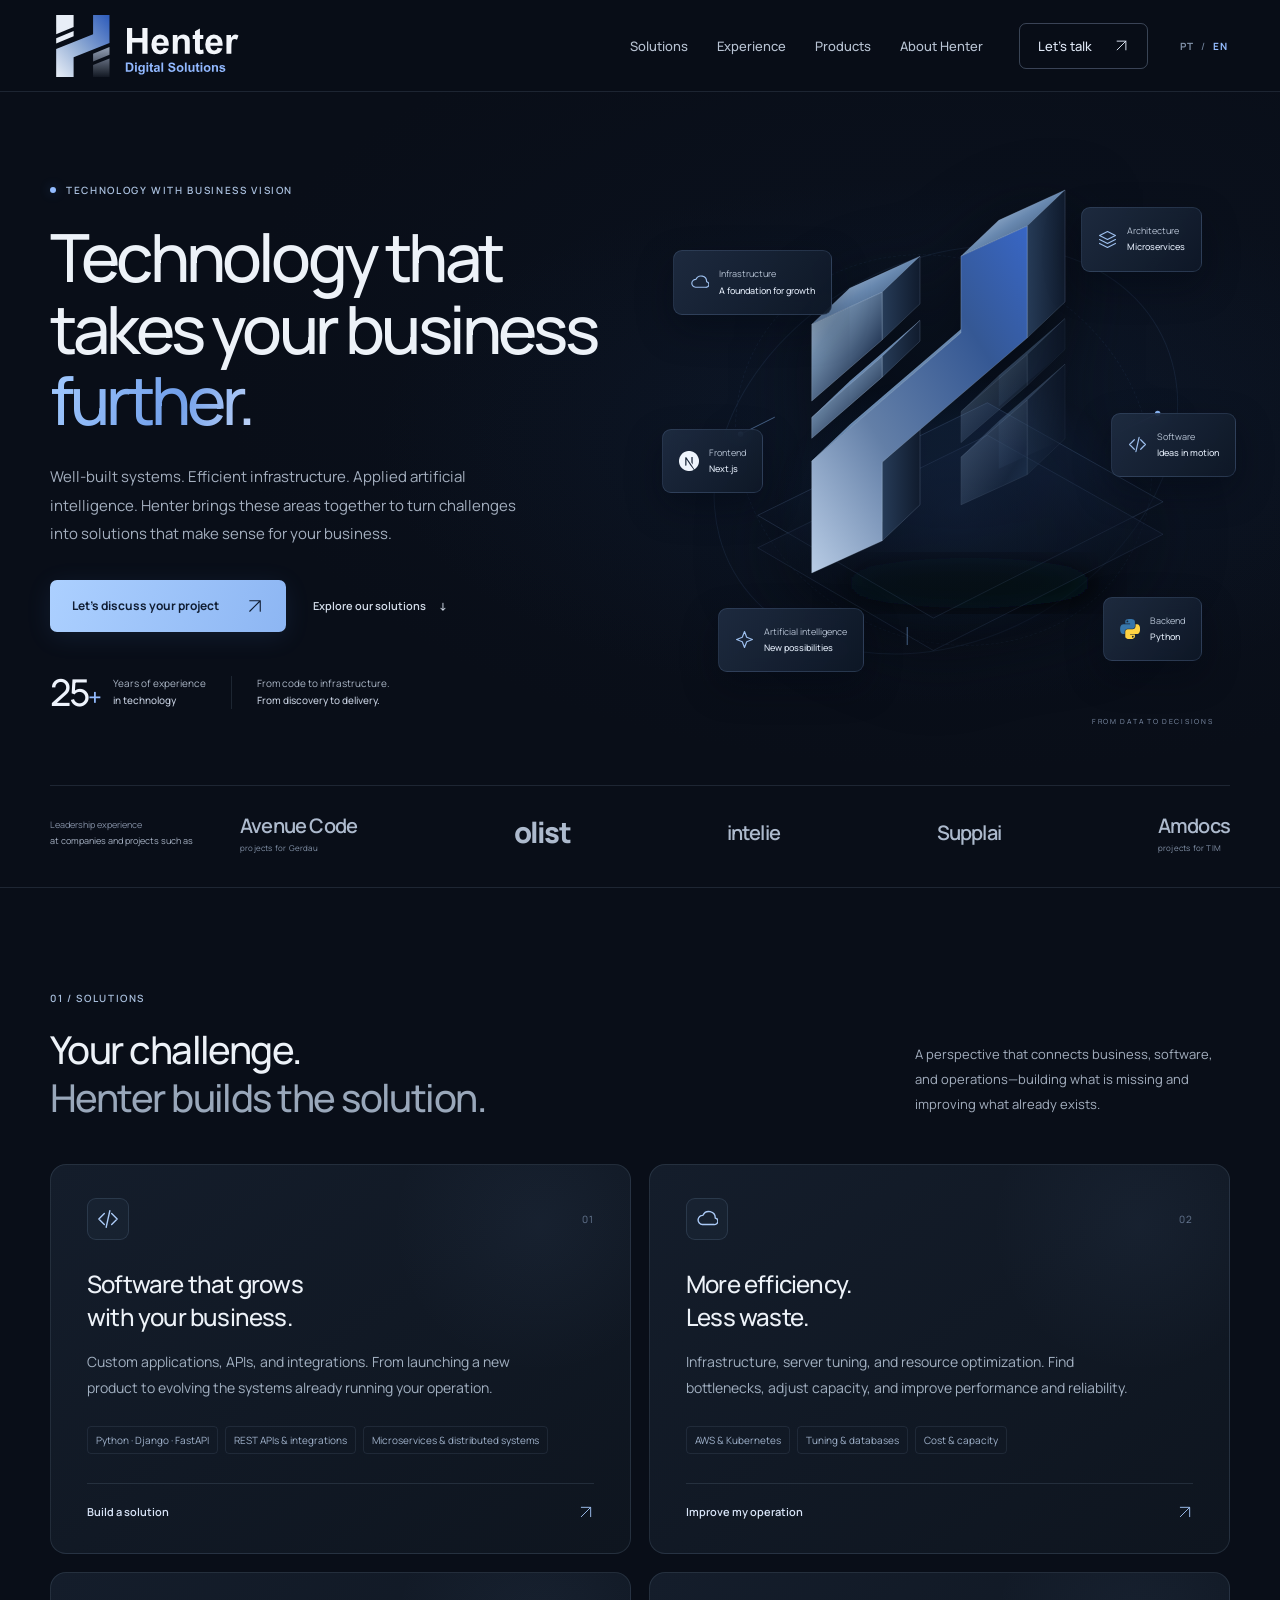
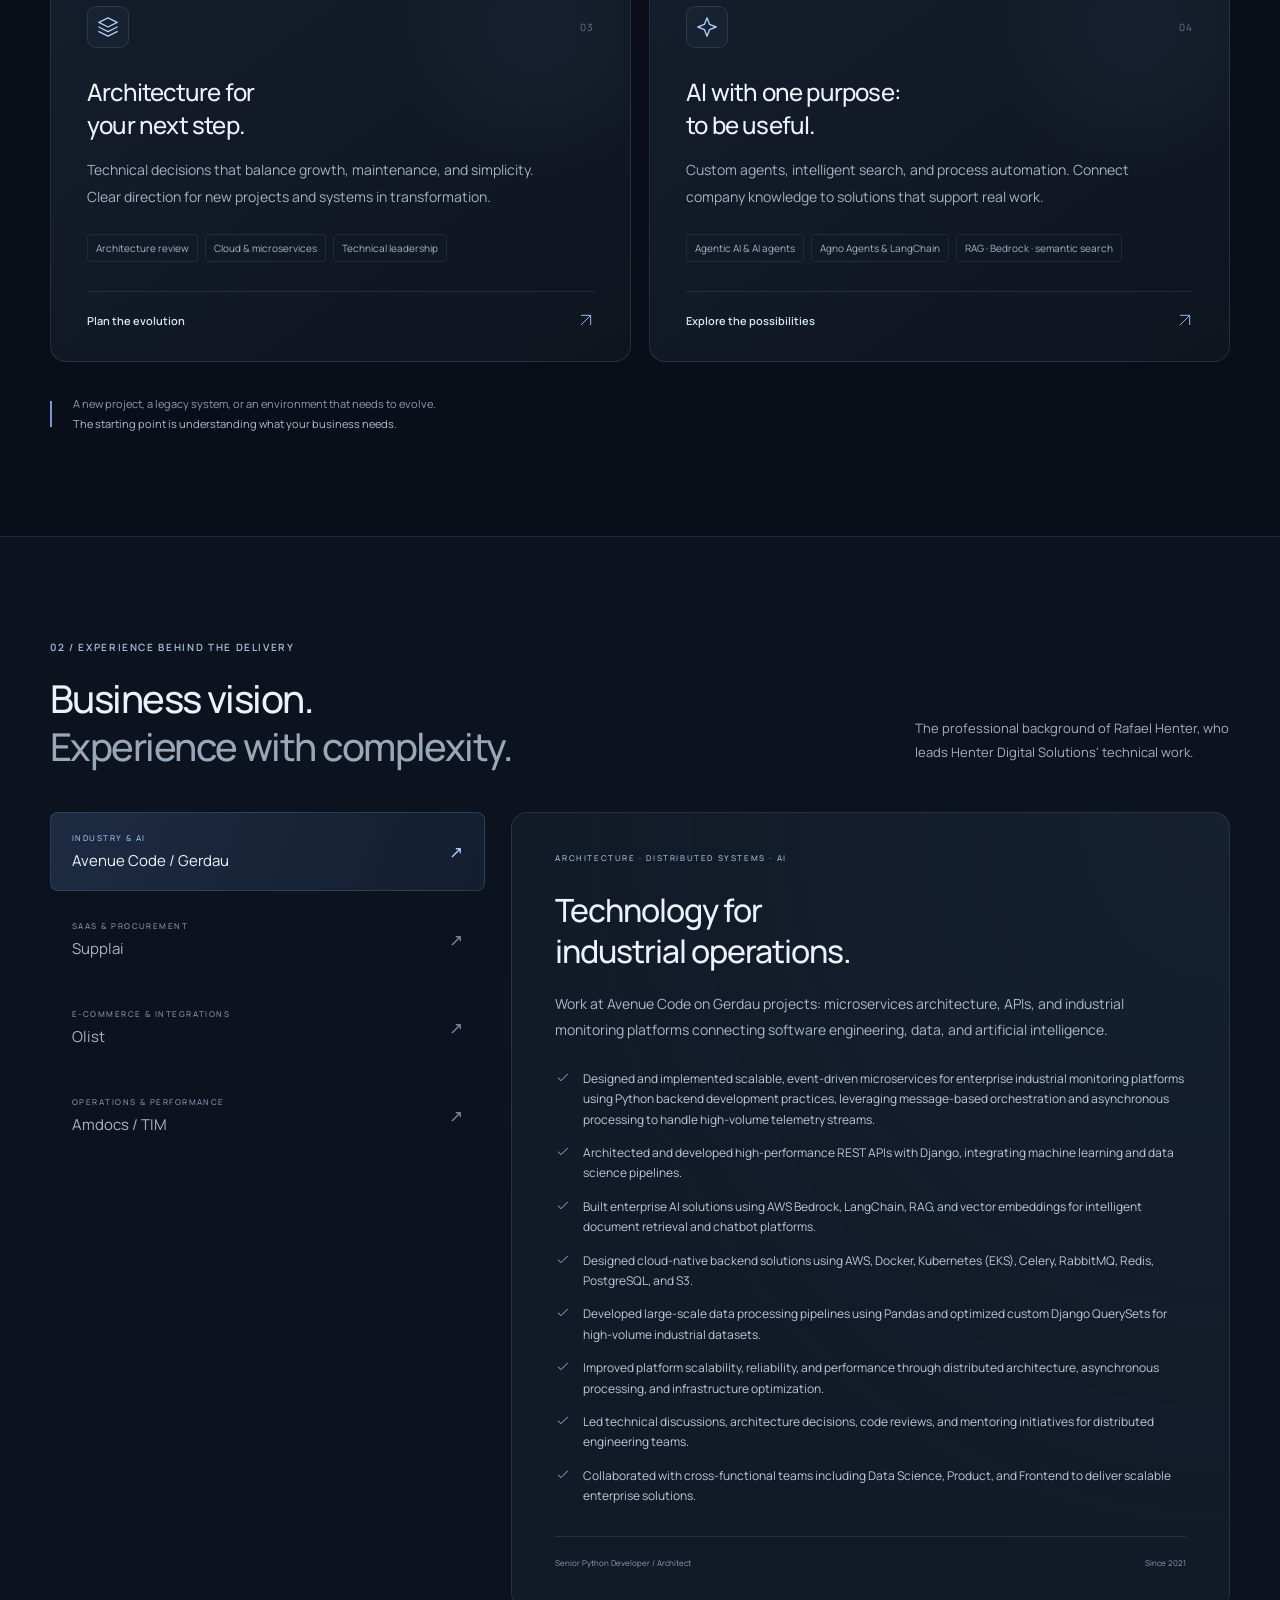
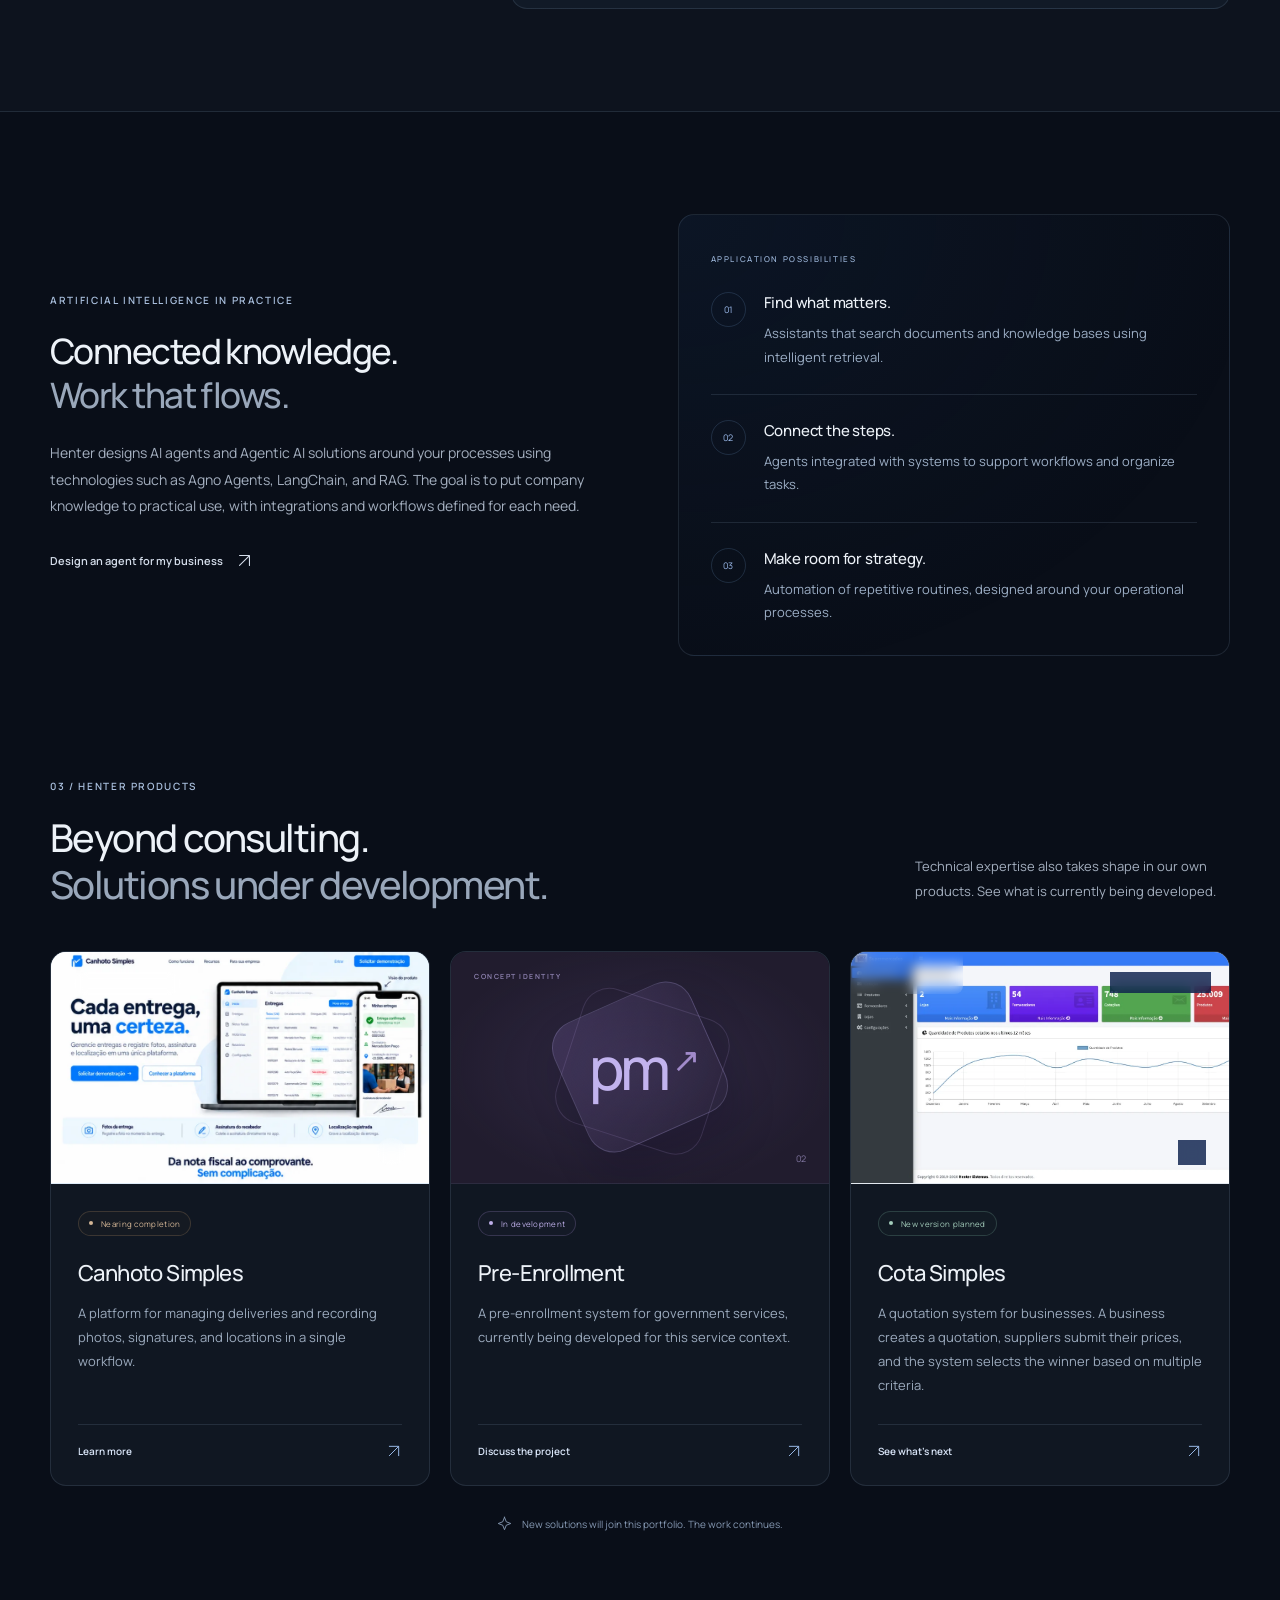
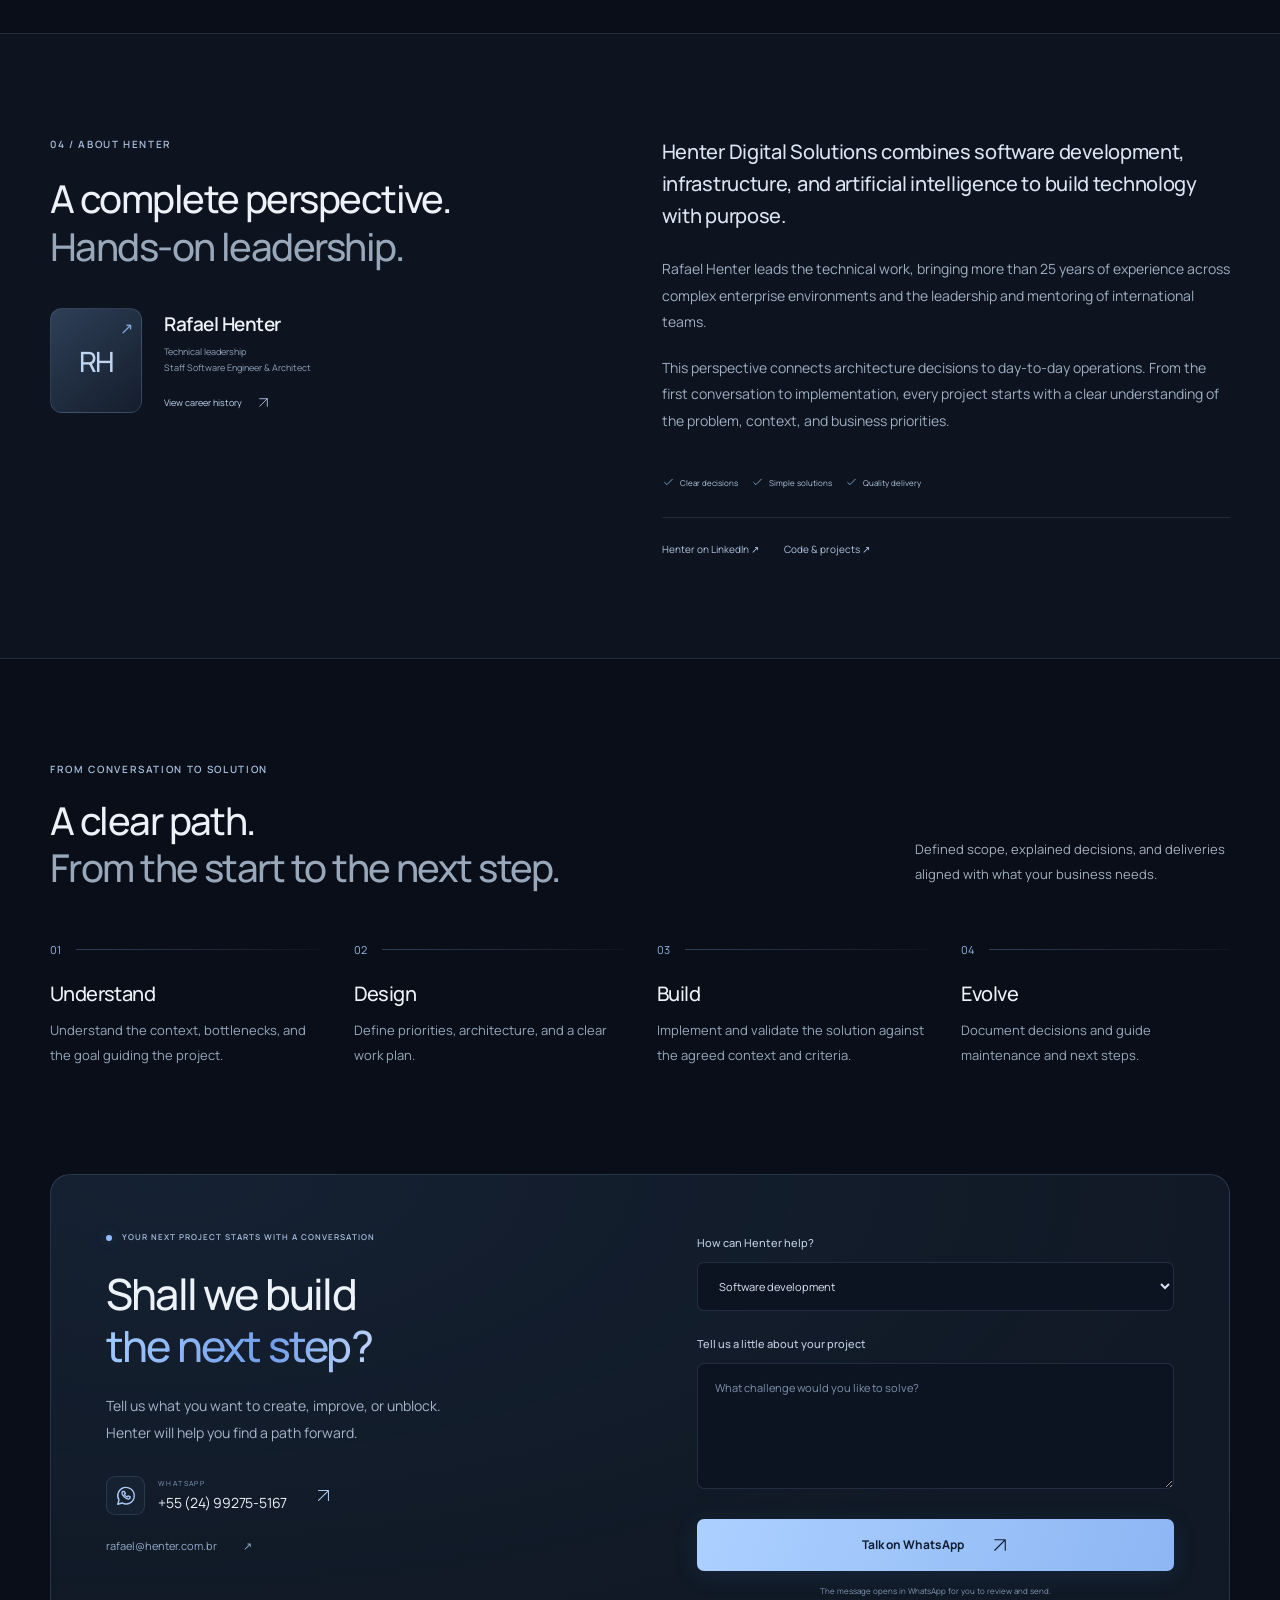
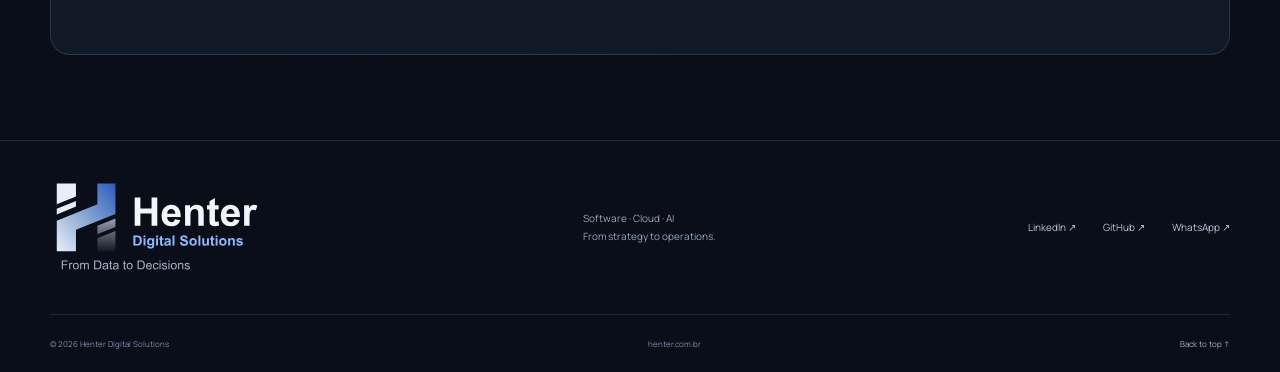
<file: public/index.html>
<!doctype html>
<html lang="pt-BR">
  <head>
    <meta charset="utf-8" />
    <meta name="viewport" content="width=device-width, initial-scale=1" />
    <meta name="color-scheme" content="dark" />
    <meta name="format-detection" content="telephone=no" />
    <meta name="application-name" content="Henter Digital Solutions" />
    <meta name="apple-mobile-web-app-title" content="Henter Digital Solutions" />
    <meta name="author" content="Rafael Henter" />
    <meta name="creator" content="Henter Digital Solutions" />
    <meta name="publisher" content="Henter Digital Solutions" />
    <meta
      name="description"
      content="Consultoria em software, Python, Django, FastAPI, microsserviços, cloud e agentes de IA. Arquitetura e liderança técnica com mais de 25 anos de experiência."
    />
    <meta
      name="keywords"
      content="Henter Digital Solutions, consultoria de software, desenvolvimento de software, engenharia de software, arquitetura de software, arquiteto de software, liderança técnica, Python, Django, Django REST Framework, FastAPI, APIs REST, microservices, microsserviços, sistemas distribuídos, arquitetura orientada a eventos, cloud computing, cloud native, AWS, AWS Bedrock, Docker, Kubernetes, EKS, PostgreSQL, Redis, RabbitMQ, Celery, Next.js, React, inteligência artificial, IA generativa, agentes de IA, AI agents, agentic AI, IA agêntica, Agno Agents, Agno framework, LangChain, RAG, busca semântica, embeddings vetoriais, automação de processos, machine learning, DevOps, infraestrutura, performance, tuning de banco de dados, otimização de custos"
    />
    <meta
      name="robots"
      content="index, follow, max-image-preview:large, max-snippet:-1, max-video-preview:-1"
    />
    <meta
      name="googlebot"
      content="index, follow, max-image-preview:large, max-snippet:-1, max-video-preview:-1"
    />
    <meta name="bingbot" content="index, follow" />
    <meta name="theme-color" content="#090e18" />
    <meta property="og:site_name" content="Henter Digital Solutions" />
    <meta
      property="og:title"
      content="Consultoria Python, Cloud e IA | Henter Digital Solutions"
    />
    <meta
      property="og:description"
      content="Consultoria em Python, Django, FastAPI, microsserviços, cloud e agentes de IA, com arquitetura e liderança técnica de ponta a ponta."
    />
    <meta property="og:type" content="website" />
    <meta property="og:locale" content="pt_BR" />
    <meta property="og:locale:alternate" content="en_US" />
    <link rel="canonical" href="https://henter.com.br/" />
    <meta property="og:url" content="https://henter.com.br/" />
    <meta
      property="og:image"
      content="https://henter.com.br/assets/brand/social-card.png"
    />
    <meta
      property="og:image:secure_url"
      content="https://henter.com.br/assets/brand/social-card.png"
    />
    <meta property="og:image:type" content="image/png" />
    <meta property="og:image:width" content="1200" />
    <meta property="og:image:height" content="630" />
    <meta
      property="og:image:alt"
      content="Henter Digital Solutions — From Data to Decisions"
    />
    <meta name="twitter:card" content="summary_large_image" />
    <meta
      name="twitter:title"
      content="Consultoria Python, Cloud e IA | Henter Digital Solutions"
    />
    <meta
      name="twitter:description"
      content="Consultoria em Python, Django, FastAPI, microsserviços, cloud e agentes de IA, com arquitetura e liderança técnica de ponta a ponta."
    />
    <meta
      name="twitter:image"
      content="https://henter.com.br/assets/brand/social-card.png"
    />
    <meta
      name="twitter:image:alt"
      content="Henter Digital Solutions — From Data to Decisions"
    />
    <link rel="alternate" hreflang="pt-BR" href="https://henter.com.br/?lang=pt" />
    <link rel="alternate" hreflang="en" href="https://henter.com.br/?lang=en" />
    <link rel="alternate" hreflang="x-default" href="https://henter.com.br/" />
    <link rel="sitemap" type="application/xml" href="https://henter.com.br/sitemap.xml" />
    <link rel="icon" href="assets/brand/favicon.svg" type="image/svg+xml" />
    <link rel="stylesheet" href="styles.css" />
    <title>Consultoria Python, Cloud e IA | Henter Digital Solutions</title>
    <script type="application/ld+json">
      {
        "@context": "https://schema.org",
        "@graph": [
          {
            "@type": "Organization",
            "@id": "https://henter.com.br/#organization",
            "name": "Henter Digital Solutions",
            "url": "https://henter.com.br/",
            "logo": {
              "@type": "ImageObject",
              "url": "https://henter.com.br/assets/brand/henter-logo-dark-full.svg",
              "width": 390,
              "height": 168
            },
            "description": "Consultoria em desenvolvimento de software, arquitetura, infraestrutura, otimização, cloud e agentes de inteligência artificial.",
            "email": "rafael@henter.com.br",
            "telephone": "+55-24-99275-5167",
            "founder": { "@id": "https://henter.com.br/#rafael-henter" },
            "sameAs": [
              "https://www.linkedin.com/company/henterdigitalsolutions/",
              "https://github.com/rhenter"
            ],
            "areaServed": { "@type": "Country", "name": "Brasil" },
            "knowsAbout": [
              "Python",
              "Django",
              "Django REST Framework",
              "FastAPI",
              "APIs REST",
              "Microservices",
              "Distributed systems",
              "Event-driven architecture",
              "Agentic AI",
              "AI agents",
              "Agno Agents",
              "LangChain",
              "Retrieval-Augmented Generation",
              "AWS Bedrock",
              "AWS",
              "Docker",
              "Kubernetes",
              "PostgreSQL",
              "Cloud computing",
              "Software architecture",
              "Technical leadership"
            ],
            "contactPoint": {
              "@type": "ContactPoint",
              "contactType": "sales",
              "telephone": "+55-24-99275-5167",
              "email": "rafael@henter.com.br",
              "availableLanguage": ["Portuguese", "English"]
            },
            "hasOfferCatalog": {
              "@type": "OfferCatalog",
              "name": "Serviços de tecnologia",
              "itemListElement": [
                {
                  "@type": "Offer",
                  "itemOffered": {
                    "@type": "Service",
                    "name": "Desenvolvimento de software, APIs e integrações",
                    "description": "Aplicações e backends em Python, Django e FastAPI, APIs REST, integrações e microsserviços.",
                    "provider": { "@id": "https://henter.com.br/#organization" }
                  }
                },
                {
                  "@type": "Offer",
                  "itemOffered": {
                    "@type": "Service",
                    "name": "Arquitetura de software e liderança técnica",
                    "description": "Arquitetura cloud-native, sistemas distribuídos, microsserviços e orientação técnica.",
                    "provider": { "@id": "https://henter.com.br/#organization" }
                  }
                },
                {
                  "@type": "Offer",
                  "itemOffered": {
                    "@type": "Service",
                    "name": "Agentes de inteligência artificial e automação",
                    "description": "Agentic AI, Agno Agents, LangChain, RAG, busca semântica e automação de processos.",
                    "provider": { "@id": "https://henter.com.br/#organization" }
                  }
                },
                {
                  "@type": "Offer",
                  "itemOffered": {
                    "@type": "Service",
                    "name": "Infraestrutura, performance e otimização",
                    "description": "AWS, Kubernetes, tuning, bancos de dados, capacidade, confiabilidade e otimização de custos.",
                    "provider": { "@id": "https://henter.com.br/#organization" }
                  }
                }
              ]
            }
          },
          {
            "@type": "Person",
            "@id": "https://henter.com.br/#rafael-henter",
            "name": "Rafael Henter",
            "url": "https://henter.com.br/#sobre",
            "jobTitle": "Staff Software Engineer e Arquiteto de Software",
            "worksFor": { "@id": "https://henter.com.br/#organization" },
            "sameAs": [
              "https://www.linkedin.com/in/rhenter/",
              "https://github.com/rhenter"
            ],
            "knowsAbout": [
              "Python",
              "Django",
              "FastAPI",
              "Microservices",
              "Software architecture",
              "Agentic AI",
              "Agno Agents",
              "Cloud infrastructure"
            ]
          },
          {
            "@type": "WebSite",
            "@id": "https://henter.com.br/#website",
            "url": "https://henter.com.br/",
            "name": "Henter Digital Solutions",
            "publisher": { "@id": "https://henter.com.br/#organization" },
            "inLanguage": ["pt-BR", "en"]
          },
          {
            "@type": "WebPage",
            "@id": "https://henter.com.br/#webpage",
            "url": "https://henter.com.br/",
            "name": "Consultoria Python, Cloud e IA | Henter Digital Solutions",
            "description": "Consultoria em Python, Django, FastAPI, microsserviços, cloud e agentes de IA.",
            "isPartOf": { "@id": "https://henter.com.br/#website" },
            "primaryImageOfPage": {
              "@type": "ImageObject",
              "url": "https://henter.com.br/assets/brand/social-card.png",
              "width": 1200,
              "height": 630
            },
            "about": [
              { "@id": "https://henter.com.br/#organization" },
              { "@id": "https://henter.com.br/#rafael-henter" }
            ],
            "inLanguage": ["pt-BR", "en"]
          }
        ]
      }
    </script>
  </head>
  <body>
    <a class="skip-link" href="#conteudo">Ir para o conteúdo</a>
    <svg
      class="icon-library"
      xmlns="http://www.w3.org/2000/svg"
      aria-hidden="true"
    >
      <defs>
        <symbol id="arrow" viewBox="0 0 24 24">
          <path d="M5 19 19 5M5 5h14v14" />
        </symbol>
        <symbol id="code" viewBox="0 0 24 24">
          <path d="m8 6-6 6 6 6m8-12 6 6-6 6m-2-15-4 18" />
        </symbol>
        <symbol id="cloud" viewBox="0 0 24 24">
          <path
            d="M7 18a5 5 0 1 1 .6-10A7 7 0 0 1 21 11a3.5 3.5 0 0 1-1.5 7H7Z"
          />
        </symbol>
        <symbol id="layers" viewBox="0 0 24 24">
          <path d="m12 2 10 5-10 5L2 7l10-5Zm-10 10 10 5 10-5M2 17l10 5 10-5" />
        </symbol>
        <symbol id="spark" viewBox="0 0 24 24">
          <path
            d="m12 2 2.8 7.2L22 12l-7.2 2.8L12 22l-2.8-7.2L2 12l7.2-2.8L12 2Z"
          />
        </symbol>
        <symbol id="python" viewBox="0 0 110 111">
          <path
            fill="#3776ab"
            d="M54.919.001c-4.584.021-8.961.412-12.813 1.094C30.76 3.099 28.7 7.295 28.7 15.032v10.219h26.813v3.406H18.638c-7.793 0-14.616 4.684-16.75 13.594-2.462 10.213-2.571 16.586 0 27.25 1.906 7.938 6.457 13.594 14.25 13.594h9.218v-12.25c0-8.85 7.657-16.656 16.75-16.656h26.781c7.455 0 13.406-6.138 13.406-13.625V15.032c0-7.266-6.13-12.725-13.406-13.937C64.282.328 59.502-.02 54.919.001ZM40.419 8.22c2.77 0 5.031 2.299 5.031 5.125 0 2.816-2.262 5.094-5.031 5.094-2.78 0-5.031-2.278-5.031-5.094 0-2.826 2.252-5.125 5.031-5.125Z"
          />
          <path
            fill="#ffd343"
            d="M85.638 28.657v11.906c0 9.231-7.826 17-16.75 17H42.106c-7.336 0-13.406 6.279-13.406 13.625V96.72c0 7.266 6.319 11.54 13.406 13.625 8.488 2.495 16.626 2.946 26.782 0 6.75-1.955 13.406-5.888 13.406-13.625V86.501H55.513v-3.406H95.7c7.792 0 10.696-5.436 13.406-13.594 2.8-8.399 2.68-16.476 0-27.25-1.926-7.758-5.604-13.594-13.406-13.594H85.638Zm-15.063 64.656c2.78 0 5.031 2.278 5.031 5.094 0 2.826-2.251 5.125-5.031 5.125-2.77 0-5.031-2.299-5.031-5.125 0-2.816 2.262-5.094 5.031-5.094Z"
          />
        </symbol>
        <symbol id="nextjs" viewBox="0 0 24 24">
          <path
            d="M11.573 0c-.177 0-.31.001-.359.007-.051.005-.216.021-.363.033-3.409.307-6.602 2.146-8.624 4.972C1.1 6.584.38 8.367.108 10.255.012 10.914 0 11.109 0 12.002s.012 1.089.108 1.748c.652 4.506 3.859 8.292 8.209 9.694.779.251 1.6.423 2.534.526.363.04 1.935.04 2.299 0 1.612-.179 2.977-.577 4.324-1.264.206-.106.246-.134.218-.158-.019-.014-.899-1.194-1.954-2.62l-1.919-2.592-2.405-3.558c-1.323-1.957-2.412-3.556-2.421-3.556-.009-.003-.019 1.578-.023 3.509-.007 3.38-.01 3.516-.052 3.596-.061.115-.108.162-.206.213-.075.038-.141.045-.495.045h-.406l-.108-.068a.438.438 0 0 1-.157-.172l-.049-.105.005-4.703.007-4.706.073-.091c.037-.05.117-.113.173-.143.096-.047.134-.052.54-.052.478 0 .558.019.682.155.036.037 1.338 1.998 2.895 4.361a10760.4 10760.4 0 0 0 4.735 7.17l1.9 2.878.096-.063c.852-.554 1.752-1.342 2.466-2.163 1.518-1.743 2.496-3.868 2.824-6.134.096-.659.108-.854.108-1.748s-.012-1.088-.108-1.747c-.652-4.506-3.859-8.292-8.209-9.694-.767-.249-1.583-.42-2.498-.523C13.016.019 12.102 0 11.573 0Zm4.068 7.217c.348 0 .409.005.486.047.113.056.204.164.237.277.019.061.023 1.365.019 4.304l-.007 4.218-.744-1.14-.746-1.14v-3.067c0-1.982.01-3.096.023-3.15.038-.131.12-.234.233-.295.096-.05.131-.054.499-.054Z"
          />
        </symbol>
        <symbol id="check" viewBox="0 0 24 24">
          <path d="m5 12 4 4L19 6" />
        </symbol>
        <symbol id="whatsapp" viewBox="0 0 24 24">
          <path
            d="M21 11.6a9 9 0 0 1-13.3 8L3 21l1.4-4.6a9 9 0 1 1 16.6-4.8Z"
          />
          <path
            d="M8 7c-.7 1.6.3 4.1 2 5.9 1.7 1.7 4.4 2.8 5.9 2l.7-2-2.3-1-1 1c-1.1-.3-2.7-1.9-3-3l1-1L10 7H8Z"
          />
        </symbol>
      </defs>
    </svg>
    <header class="site-header">
      <div class="container header-inner">
        <a
          class="brand"
          href="#inicio"
          aria-label="Henter Digital Solutions — início"
          ><img
            class="brand-logo"
            src="assets/brand/henter-logo-dark.svg"
            alt=""
            width="390"
            height="130"
        /></a>
        <button
          class="menu-toggle"
          type="button"
          aria-expanded="false"
          aria-controls="main-nav"
          aria-label="Abrir menu"
        >
          <span></span><span></span>
        </button>
        <nav id="main-nav" class="main-nav" aria-label="Navegação principal">
          <a href="#solucoes">Soluções</a><a href="#experiencia">Experiência</a
          ><a href="#produtos">Produtos</a><a href="#sobre">A Henter</a
          ><a class="nav-contact" href="#contato"
            >Vamos conversar <svg class="icon"><use href="#arrow" /></svg
          ></a>
          <div class="language-switch" aria-label="Selecionar idioma">
            <button type="button" data-language="pt" aria-pressed="true">PT</button>
            <span aria-hidden="true">/</span>
            <button type="button" data-language="en" aria-pressed="false">EN</button>
          </div>
        </nav>
      </div>
    </header>
    <main id="conteudo">
      <section class="hero" id="inicio">
        <div class="hero-glow" aria-hidden="true"></div>
        <div class="container hero-layout">
          <div class="hero-copy">
            <div class="eyebrow">
              <span class="status-dot"></span> Tecnologia com visão de negócio
            </div>
            <h1>
              Tecnologia que<br />faz seu negócio<br /><span
                class="gradient-text"
                >ir além.</span
              >
            </h1>
            <p class="hero-description">
              Sistemas bem construídos. Infraestrutura eficiente. Inteligência
              artificial aplicada. A Henter conecta essas frentes para
              transformar desafios em soluções que fazem sentido para o seu
              negócio.
            </p>
            <div class="hero-actions">
              <a class="button primary" href="#contato"
                >Vamos falar do seu projeto
                <svg class="icon"><use href="#arrow" /></svg></a
              ><a class="quiet-link" href="#solucoes"
                >Explore as soluções <span>↓</span></a
              >
            </div>
            <div class="hero-proof">
              <span class="proof-mark">25<span>+</span></span
              ><span
                >Anos de experiência<br /><strong>em tecnologia</strong></span
              ><span class="proof-divider"></span
              ><span
                >Do código à infraestrutura.<br /><strong
                  >Do diagnóstico à entrega.</strong
                ></span
              >
            </div>
          </div>
          <div class="hero-art" aria-hidden="true">
            <div class="art-orbit orbit-one"></div>
            <div class="art-orbit orbit-two"></div>
            <svg
              class="henter-sculpture"
              viewBox="0 0 600 600"
              xmlns="http://www.w3.org/2000/svg"
            >
              <defs>
                <linearGradient id="front-brand" x1="0" y1="1" x2="1" y2="0">
                  <stop stop-color="#b8cce5" />
                  <stop offset=".35" stop-color="#637fa7" />
                  <stop offset=".72" stop-color="#355894" />
                  <stop offset="1" stop-color="#3866c5" />
                </linearGradient>
                <linearGradient id="front" x1="0" y1="0" x2="1" y2="1">
                  <stop stop-color="#d3e9ff" stop-opacity=".95" />
                  <stop offset=".3" stop-color="#7e9cbd" stop-opacity=".9" />
                  <stop offset=".72" stop-color="#273b59" />
                  <stop offset="1" stop-color="#456c9e" />
                </linearGradient>
                <linearGradient id="top" x1="0" y1="0" x2="1" y2="1">
                  <stop stop-color="#ebf5ff" />
                  <stop offset=".5" stop-color="#6888af" />
                  <stop offset="1" stop-color="#1b2f4b" />
                </linearGradient>
                <linearGradient id="side" x1="0" y1="0" x2="1" y2="0">
                  <stop stop-color="#263b57" />
                  <stop offset="1" stop-color="#101b2d" />
                </linearGradient>
                <linearGradient id="plate" x1="0" y1="0" x2="0" y2="1">
                  <stop stop-color="#12213a" stop-opacity=".7" />
                  <stop offset="1" stop-color="#070b13" stop-opacity=".2" />
                </linearGradient>
                <radialGradient id="ambient">
                  <stop stop-color="#4b88ee" stop-opacity=".24" />
                  <stop offset="1" stop-color="#336bb4" stop-opacity="0" />
                </radialGradient>
                <filter id="shadow">
                  <feGaussianBlur stdDeviation="17" />
                </filter>
              </defs>
              <ellipse
                cx="307"
                cy="382"
                rx="205"
                ry="150"
                fill="url(#ambient)"
              />
              <ellipse
                cx="320"
                cy="465"
                rx="145"
                ry="28"
                fill="#05080f"
                filter="url(#shadow)"
              />
              <path
                d="m85 390 255-125 195 110-255 129Z"
                fill="url(#plate)"
                stroke="#688ab8"
                stroke-opacity=".24"
              />
              <path
                d="m85 426 255-125 195 110-255 129Z"
                fill="url(#plate)"
                stroke="#688ab8"
                stroke-opacity=".15"
              />
              <g class="sculpture-float">
                <g class="logo-fragment logo-fragment-top">
                <path
                  d="M187 138 265.2 102.3 265.2 155.2 187 223.1Z"
                  fill="url(#side)"
                />
                <path
                  d="M145 178 187 138 265.2 102.3 223.2 142.3Z"
                  fill="url(#top)"
                  stroke="#adc9ee"
                  stroke-opacity=".2"
                />
                <path
                  d="M223.2 142.3 265.2 102.3 265.2 155.2 223.2 195.2Z"
                  fill="url(#side)"
                  stroke="#adc9ee"
                  stroke-opacity=".2"
                />
                <path
                  d="M145 178 223.2 142.3 223.2 195.2 145 263.1Z"
                  fill="url(#front)"
                  stroke="#c0d6ee"
                  stroke-opacity=".3"
                  stroke-width="1"
                />
                </g>
                <g class="logo-fragment logo-fragment-middle">
                <path
                  d="M187 241.5 265.2 173.6 265.2 196.6 187 264.5Z"
                  fill="url(#side)"
                />
                <path
                  d="M145 281.5 187 241.5 265.2 173.6 223.2 213.6Z"
                  fill="url(#top)"
                  stroke="#adc9ee"
                  stroke-opacity=".2"
                />
                <path
                  d="M223.2 213.6 265.2 173.6 265.2 196.6 223.2 236.6Z"
                  fill="url(#side)"
                  stroke="#adc9ee"
                  stroke-opacity=".2"
                />
                <path
                  d="M145 281.5 223.2 213.6 223.2 236.6 145 304.5Z"
                  fill="url(#front)"
                  stroke="#c0d6ee"
                  stroke-opacity=".3"
                  stroke-width="1"
                />
                </g>
                <g class="logo-core">
                <path
                  d="M187 289.8 352.6 147.5 352.6 62.4 426.2 28.8 426.2 153 265.2 290.9 265.2 378.3 187 414Z"
                  fill="url(#side)"
                />
                <path
                  d="M145 329.8 187 289.8 352.6 147.5 310.6 187.5Z"
                  fill="url(#top)"
                  stroke="#adc9ee"
                  stroke-opacity=".2"
                />
                <path
                  d="M310.6 102.4 352.6 62.4 426.2 28.8 384.2 68.8Z"
                  fill="url(#top)"
                  stroke="#adc9ee"
                  stroke-opacity=".2"
                />
                <path
                  d="M384.2 68.8 426.2 28.8 426.2 153 384.2 193Z"
                  fill="url(#side)"
                  stroke="#adc9ee"
                  stroke-opacity=".2"
                />
                <path
                  d="M223.2 330.9 265.2 290.9 265.2 378.3 223.2 418.3Z"
                  fill="url(#side)"
                  stroke="#adc9ee"
                  stroke-opacity=".2"
                />
                <path
                  d="M145 329.8 310.6 187.5 310.6 102.4 384.2 68.8 384.2 193 223.2 330.9 223.2 418.3 145 454Z"
                  fill="url(#front-brand)"
                  stroke="#c0d6ee"
                  stroke-opacity=".3"
                  stroke-width="1"
                />
                <path
                  class="logo-edge"
                  pathLength="1"
                  d="M145 329.8 310.6 187.5 310.6 102.4 384.2 68.8 384.2 193 223.2 330.9 223.2 418.3 145 454Z"
                />
                </g>
                <g class="logo-echo logo-echo-one">
                <path
                  d="M352.6 234.9 426.2 171.4 426.2 205.9 352.6 269.4Z"
                  fill="url(#side)"
                  opacity=".32"
                />
                <path
                  d="M310.6 274.9 352.6 234.9 426.2 171.4 384.2 211.4Z"
                  fill="url(#top)"
                  stroke="#adc9ee"
                  stroke-opacity=".2"
                  opacity=".32"
                />
                <path
                  d="M384.2 211.4 426.2 171.4 426.2 205.9 384.2 245.9Z"
                  fill="url(#side)"
                  stroke="#adc9ee"
                  stroke-opacity=".2"
                  opacity=".32"
                />
                <path
                  d="M310.6 274.9 384.2 211.4 384.2 245.9 310.6 309.4Z"
                  fill="url(#front)"
                  stroke="#c0d6ee"
                  stroke-opacity=".3"
                  stroke-width="1"
                  opacity=".32"
                />
                </g>
                <g class="logo-echo logo-echo-two">
                <path
                  d="M352.6 285.5 426.2 222 426.2 304.8 352.6 338.4Z"
                  fill="url(#side)"
                  opacity=".32"
                />
                <path
                  d="M310.6 325.5 352.6 285.5 426.2 222 384.2 262Z"
                  fill="url(#top)"
                  stroke="#adc9ee"
                  stroke-opacity=".2"
                  opacity=".32"
                />
                <path
                  d="M384.2 262 426.2 222 426.2 304.8 384.2 344.8Z"
                  fill="url(#side)"
                  stroke="#adc9ee"
                  stroke-opacity=".2"
                  opacity=".32"
                />
                <path
                  d="M310.6 325.5 384.2 262 384.2 344.8 310.6 378.4Z"
                  fill="url(#front)"
                  stroke="#c0d6ee"
                  stroke-opacity=".3"
                  stroke-width="1"
                  opacity=".32"
                />
                </g>
              </g>
              <path
                d="m66 300 38-19m384 16 41-20M251 514v20"
                fill="none"
                stroke="#7098ce"
                stroke-opacity=".65"
              />
              <circle cx="66" cy="300" r="3" fill="#91beff" />
              <circle cx="529" cy="277" r="3" fill="#91beff" />
            </svg>
            <div class="floating-label label-cloud">
              <svg class="icon"><use href="#cloud" /></svg
              ><span
                >Infraestrutura<br /><strong>Base para crescer</strong></span
              >
            </div>
            <div class="floating-label label-code">
              <svg class="icon"><use href="#code" /></svg
              ><span>Software<br /><strong>Ideias em movimento</strong></span>
            </div>
            <div class="floating-label label-nextjs">
              <svg class="icon nextjs-icon"><use href="#nextjs" /></svg
              ><span>Frontend<br /><strong>Next.js</strong></span>
            </div>
            <div class="floating-label label-microservices">
              <svg class="icon"><use href="#layers" /></svg
              ><span>Arquitetura<br /><strong>Microserviços</strong></span>
            </div>
            <div class="floating-label label-python">
              <svg class="icon python-icon"><use href="#python" /></svg
              ><span>Backend<br /><strong>Python</strong></span>
            </div>
            <div class="floating-label label-ai">
              <svg class="icon"><use href="#spark" /></svg
              ><span
                >Inteligência artificial<br /><strong
                  >Novas possibilidades</strong
                ></span
              >
            </div>
            <span class="art-caption">FROM DATA TO DECISIONS</span>
          </div>
        </div>
        <div class="container career-strip">
          <p>
            Experiência da liderança<br /><strong
              >em empresas e projetos como</strong
            >
          </p>
          <div class="career-companies">
            <span>Avenue Code<small>projetos para a Gerdau</small></span
            ><span class="olist-name">olist</span><span>intelie</span
            ><span>Supplai</span
            ><span>Amdocs<small>projetos para a TIM</small></span>
          </div>
        </div>
      </section>
      <section class="section services-section" id="solucoes">
        <div class="container">
          <div class="section-heading">
            <div>
              <div class="eyebrow">01 / Soluções</div>
              <h2>
                O desafio é seu.<br /><span class="muted-heading"
                  >A Solução, a Henter constrói.</span
                >
              </h2>
            </div>
            <p>
              Uma visão que conecta negócio, software e operação. Para criar o
              que falta e melhorar o que já existe.
            </p>
          </div>
          <div class="service-grid">
            <article class="service-card software-card">
              <div class="service-top">
                <span class="icon-box"
                  ><svg class="icon"><use href="#code" /></svg></span
                ><span class="card-index">01</span>
              </div>
              <h3>Software que acompanha<br />o seu negócio.</h3>
              <p>
                Aplicações, APIs e integrações sob medida. Do produto que sai do
                papel à evolução de sistemas que já fazem parte da sua operação.
              </p>
              <ul class="service-tags">
                <li>Python · Django · FastAPI</li>
                <li>APIs REST & integrações</li>
                <li>Microsserviços & sistemas distribuídos</li>
              </ul>
              <a
                class="card-link"
                href="#contato"
                data-interest="software"
                >Construir uma solução
                <svg class="icon"><use href="#arrow" /></svg
              ></a>
            </article>
            <article class="service-card cloud-card">
              <div class="service-top">
                <span class="icon-box"
                  ><svg class="icon"><use href="#cloud" /></svg></span
                ><span class="card-index">02</span>
              </div>
              <h3>Mais eficiência.<br />Menos desperdício.</h3>
              <p>
                Infraestrutura, tuning de servidores e otimização de recursos.
                Identifique gargalos, ajuste capacidade e melhore desempenho e
                confiabilidade.
              </p>
              <ul class="service-tags">
                <li>AWS & Kubernetes</li>
                <li>Tuning & bancos de dados</li>
                <li>Custos & capacidade</li>
              </ul>
              <a
                class="card-link"
                href="#contato"
                data-interest="infrastructure"
                >Melhorar minha operação
                <svg class="icon"><use href="#arrow" /></svg
              ></a>
            </article>
            <article class="service-card architecture-card">
              <div class="service-top">
                <span class="icon-box"
                  ><svg class="icon"><use href="#layers" /></svg></span
                ><span class="card-index">03</span>
              </div>
              <h3>Arquitetura para<br />o próximo passo.</h3>
              <p>
                Decisões técnicas que equilibram crescimento, manutenção e
                simplicidade. Uma direção clara para novos projetos e sistemas
                em transformação.
              </p>
              <ul class="service-tags">
                <li>Revisão de arquitetura</li>
                <li>Cloud & microsserviços</li>
                <li>Liderança técnica</li>
              </ul>
              <a
                class="card-link"
                href="#contato"
                data-interest="architecture"
                >Planejar a evolução
                <svg class="icon"><use href="#arrow" /></svg
              ></a>
            </article>
            <article class="service-card ai-card">
              <div class="service-top">
                <span class="icon-box"
                  ><svg class="icon"><use href="#spark" /></svg></span
                ><span class="card-index">04</span>
              </div>
              <h3>IA com uma função:<br />ser útil.</h3>
              <p>
                Agentes personalizados, busca inteligente e automação de
                processos. Conecte o conhecimento da empresa a soluções que
                apoiam o trabalho de verdade.
              </p>
              <ul class="service-tags">
                <li>Agentic AI & agentes de IA</li>
                <li>Agno Agents & LangChain</li>
                <li>RAG · Bedrock · busca semântica</li>
              </ul>
              <a
                class="card-link"
                href="#contato"
                data-interest="ai"
                >Explorar as possibilidades
                <svg class="icon"><use href="#arrow" /></svg
              ></a>
            </article>
          </div>
          <div class="services-note">
            <span class="small-line"></span>
            <p>
              Um projeto novo, um sistema legado ou um ambiente que precisa
              evoluir.<br /><strong
                >O ponto de partida é entender o que seu negócio
                precisa.</strong
              >
            </p>
          </div>
        </div>
      </section>
      <section class="section experience-section" id="experiencia">
        <div class="container">
          <div class="section-heading">
            <div>
              <div class="eyebrow">02 / Experiência que sustenta a entrega</div>
              <h2>
                Visão de negócio.<br /><span class="muted-heading"
                  >Vivência em complexidade.</span
                >
              </h2>
            </div>
            <p>
              A bagagem profissional de Rafael Henter, responsável pela
              liderança técnica da Henter Digital Solutions.
            </p>
          </div>
          <div class="experience-layout">
            <div
              class="experience-tabs"
              role="tablist"
              aria-label="Experiências profissionais"
              aria-orientation="vertical"
            >
              <button
                id="tab-industria"
                class="experience-tab"
                role="tab"
                aria-selected="true"
                aria-controls="panel-industria"
                tabindex="0"
              >
                <span><small>INDÚSTRIA & IA</small>Avenue Code / Gerdau</span
                ><span>↗</span>
              </button>
              <button
                id="tab-marketplace"
                class="experience-tab"
                role="tab"
                aria-selected="false"
                aria-controls="panel-marketplace"
                tabindex="-1"
              >
                <span><small>SAAS & PROCUREMENT</small>Supplai</span
                ><span>↗</span>
              </button>
              <button
                id="tab-commerce"
                class="experience-tab"
                role="tab"
                aria-selected="false"
                aria-controls="panel-commerce"
                tabindex="-1"
              >
                <span><small>E-COMMERCE & INTEGRAÇÕES</small>Olist</span
                ><span>↗</span>
              </button>
              <button
                id="tab-infra"
                class="experience-tab"
                role="tab"
                aria-selected="false"
                aria-controls="panel-infra"
                tabindex="-1"
              >
                <span><small>OPERAÇÕES & PERFORMANCE</small>Amdocs / TIM</span
                ><span>↗</span>
              </button>
            </div>
            <div class="experience-content">
              <article
                id="panel-industria"
                class="experience-panel"
                role="tabpanel"
                aria-labelledby="tab-industria"
                tabindex="0"
              >
                <span class="panel-label"
                  >ARQUITETURA · SISTEMAS DISTRIBUÍDOS · IA</span
                >
                <h3>Tecnologia para<br />operações industriais.</h3>
                <p>
                  Atuação na Avenue Code em projetos para a Gerdau: arquitetura
                  de microsserviços, APIs e plataformas de monitoramento
                  industrial, conectando engenharia de software, dados e
                  inteligência artificial.
                </p>
                <ul class="check-list">
                  <li>
                    <svg class="icon"><use href="#check" /></svg>Projetou e
                    implementou microsserviços escaláveis e orientados a eventos
                    para plataformas corporativas de monitoramento industrial,
                    usando backend Python, orquestração baseada em mensagens e
                    processamento assíncrono para lidar com fluxos de telemetria
                    de alto volume.
                  </li>
                  <li>
                    <svg class="icon"><use href="#check" /></svg>Arquitetou e
                    desenvolveu APIs REST de alta performance com Django,
                    integrando pipelines de machine learning e data science.
                  </li>
                  <li>
                    <svg class="icon"><use href="#check" /></svg>Construiu
                    soluções corporativas de IA com AWS Bedrock, LangChain, RAG
                    e embeddings vetoriais para recuperação inteligente de
                    documentos e plataformas de chatbot.
                  </li>
                  <li>
                    <svg class="icon"><use href="#check" /></svg>Projetou
                    soluções backend cloud-native com AWS, Docker, Kubernetes
                    (EKS), Celery, RabbitMQ, Redis, PostgreSQL e S3.
                  </li>
                  <li>
                    <svg class="icon"><use href="#check" /></svg>Desenvolveu
                    pipelines de processamento de dados em larga escala com
                    Pandas e otimizou QuerySets customizados do Django para
                    datasets industriais de alto volume.
                  </li>
                  <li>
                    <svg class="icon"><use href="#check" /></svg>Melhorou a
                    escalabilidade, a confiabilidade e a performance da
                    plataforma por meio de arquitetura distribuída,
                    processamento assíncrono e otimização de infraestrutura.
                  </li>
                  <li>
                    <svg class="icon"><use href="#check" /></svg>Liderou
                    discussões técnicas, decisões de arquitetura, revisões de
                    código e iniciativas de mentoria para equipes distribuídas
                    de engenharia.
                  </li>
                  <li>
                    <svg class="icon"><use href="#check" /></svg>Colaborou com
                    equipes multidisciplinares de Data Science, Produto e
                    Frontend para entregar soluções corporativas escaláveis.
                  </li>
                </ul>
                <div class="panel-footer">
                  <span>Senior Python Developer / Architect</span
                  ><span>A partir de 2021</span>
                </div>
              </article>
              <article
                id="panel-marketplace"
                class="experience-panel"
                role="tabpanel"
                aria-labelledby="tab-marketplace"
                tabindex="0"
                hidden
              >
                <span class="panel-label"
                  >PRODUTO · MARKETPLACE · LIDERANÇA</span
                >
                <h3>Da arquitetura<br />ao produto SaaS.</h3>
                <p>
                  Arquitetura e desenvolvimento do backend de uma plataforma de
                  procurement, conectando gestores de propriedades a prestadores
                  de serviços por cotações e leilões reversos.
                </p>
                <ul class="check-list">
                  <li>
                    <svg class="icon"><use href="#check" /></svg>Liderou a
                    arquitetura backend e o desenvolvimento de uma plataforma
                    SaaS de procurement que conecta gestores de propriedades a
                    prestadores de serviços.
                  </li>
                  <li>
                    <svg class="icon"><use href="#check" /></svg>Projetou e
                    implementou um marketplace no qual fornecedores competiam
                    por meio de leilões reversos e cotações diretas para serviços
                    como segurança, limpeza, elétrica e manutenção.
                  </li>
                  <li>
                    <svg class="icon"><use href="#check" /></svg>Construiu a
                    plataforma em Django com arquitetura de microsserviços e
                    processamento assíncrono orientado a eventos para desacoplar
                    serviços, melhorar o isolamento de falhas e escalar fluxos
                    de negócio sob cargas variáveis de procurement.
                  </li>
                  <li>
                    <svg class="icon"><use href="#check" /></svg>Projetou e
                    implementou APIs REST seguras e serviços backend desde o
                    início, entregando uma arquitetura sustentável e preparada
                    para cloud.
                  </li>
                  <li>
                    <svg class="icon"><use href="#check" /></svg>Gerenciou e
                    orientou uma equipe frontend React distribuída na Índia,
                    colaborando também na entrega da plataforma backend.
                  </li>
                  <li>
                    <svg class="icon"><use href="#check" /></svg>Implementou
                    integrações com diversos meios de pagamento.
                  </li>
                  <li>
                    <svg class="icon"><use href="#check" /></svg>Integrou a
                    plataforma a diversos sistemas CRM utilizados por corretoras
                    de imóveis.
                  </li>
                </ul>
                <div class="panel-footer">
                  <span>Senior Python Developer / Architect</span
                  ><span>2019 — 2021</span>
                </div>
              </article>
              <article
                id="panel-commerce"
                class="experience-panel"
                role="tabpanel"
                aria-labelledby="tab-commerce"
                tabindex="0"
                hidden
              >
                <span class="panel-label"
                  >INTEGRAÇÕES · ESCALA · E-COMMERCE</span
                >
                <h3>Conectando sistemas.<br />Ampliando operações.</h3>
                <p>
                  Desenvolvimento de serviços e integrações para a plataforma da
                  Olist, conectando vendedores a marketplaces como Amazon, CNOVA
                  e B2W.
                </p>
                <ul class="check-list">
                  <li>
                    <svg class="icon"><use href="#check" /></svg>Desenvolveu
                    integrações escaláveis com Amazon, CNOVA, B2W e outros
                    marketplaces, permitindo que vendedores publicassem
                    produtos automaticamente em vários canais de venda a partir
                    de uma única plataforma.
                  </li>
                  <li>
                    <svg class="icon"><use href="#check" /></svg>Criou um
                    gerador de Nota Fiscal Eletrônica integrado à SEFAZ.
                  </li>
                  <li>
                    <svg class="icon"><use href="#check" /></svg>Sincronização
                    de produtos, estoque, preços e pedidos.
                  </li>
                  <li>
                    <svg class="icon"><use href="#check" /></svg>APIs e
                    microsserviços para operações distribuídas.
                  </li>
                  <li>
                    <svg class="icon"><use href="#check" /></svg>Trabalho em
                    escalabilidade e confiabilidade da plataforma.
                  </li>
                </ul>
                <div class="panel-footer">
                  <span>Senior Python Developer</span><span>2016 — 2017</span>
                </div>
              </article>
              <article
                id="panel-infra"
                class="experience-panel"
                role="tabpanel"
                aria-labelledby="tab-infra"
                tabindex="0"
                hidden
              >
                <span class="panel-label"
                  >INFRAESTRUTURA · TUNING · CAPACIDADE</span
                >
                <h3>Performance começa<br />em uma base sólida.</h3>
                <p>
                  Atuação na Amdocs em ambientes da TIM, com balanceamento de
                  carga, planejamento de capacidade e tuning de servidores e
                  bancos de dados.
                </p>
                <ul class="check-list">
                  <li>
                    <svg class="icon"><use href="#check" /></svg>Ambientes
                    Linux, Windows Server, Solaris e HP-UX.
                  </li>
                  <li>
                    <svg class="icon"><use href="#check" /></svg>Otimização de
                    PostgreSQL, MySQL e SQL Server.
                  </li>
                  <li>
                    <svg class="icon"><use href="#check" /></svg>Automação,
                    monitoramento e diagnóstico em produção.
                  </li>
                  <li>
                    <svg class="icon"><use href="#check" /></svg>Desenvolveu
                    scripts de automação e ferramentas de monitoramento para
                    otimizar as operações de infraestrutura e reduzir o esforço
                    manual.
                  </li>
                  <li>
                    <svg class="icon"><use href="#check" /></svg>Colaborou com
                    equipes de desenvolvimento e operações para diagnosticar
                    problemas em produção e otimizar ambientes corporativos.
                  </li>
                </ul>
                <div class="panel-footer">
                  <span>Senior Infrastructure Analyst / DevOps</span
                  ><span>2012 — 2013</span>
                </div>
              </article>
            </div>
          </div>
        </div>
      </section>
      <section class="section intelligence-section" id="agentes-de-ia">
        <div class="container intelligence-layout">
          <div>
            <div class="eyebrow">Inteligência artificial, na prática</div>
            <h2>
              Conhecimento conectado.<br /><span class="muted-heading"
                >Trabalho que flui.</span
              >
            </h2>
            <p class="section-description">
              A Henter projeta agentes de IA e soluções de Agentic AI a partir
              dos seus processos, usando tecnologias como Agno Agents,
              LangChain e RAG. O objetivo é dar ao conhecimento da empresa uma
              aplicação útil, com integrações e fluxos definidos para cada
              necessidade.
            </p>
            <a
              class="quiet-link"
              href="#contato"
              data-interest="ai"
              >Desenhar um agente para meu negócio
              <svg class="icon"><use href="#arrow" /></svg
            ></a>
          </div>
          <div class="agent-flow">
            <span class="panel-label">POSSIBILIDADES DE APLICAÇÃO</span>
            <div class="agent-use">
              <span class="agent-icon">01</span>
              <div>
                <h3>Encontre o que importa.</h3>
                <p>
                  Assistentes para consultar documentos e bases de conhecimento
                  com busca inteligente.
                </p>
              </div>
            </div>
            <div class="agent-use">
              <span class="agent-icon">02</span>
              <div>
                <h3>Conecte as etapas.</h3>
                <p>
                  Agentes integrados a sistemas para apoiar fluxos de trabalho e
                  organizar tarefas.
                </p>
              </div>
            </div>
            <div class="agent-use">
              <span class="agent-icon">03</span>
              <div>
                <h3>Dê espaço para o estratégico.</h3>
                <p>
                  Automação de rotinas repetitivas, desenhada para os processos
                  da sua operação.
                </p>
              </div>
            </div>
          </div>
        </div>
      </section>
      <section class="section products-section" id="produtos">
        <div class="container">
          <div class="section-heading">
            <div>
              <div class="eyebrow">03 / Produtos Henter</div>
              <h2>
                Além da consultoria.<br /><span class="muted-heading"
                  >Soluções em construção.</span
                >
              </h2>
            </div>
            <p>
              O conhecimento técnico também ganha forma em produtos próprios.
              Conheça o que está em desenvolvimento.
            </p>
          </div>
          <div class="products-grid">
            <article class="product-card">
              <div class="product-visual visual-canhoto" aria-hidden="true">
                <img
                  class="canhoto-preview"
                  src="assets/products/canhoto-simples.webp"
                  alt=""
                  width="900"
                  height="549"
                  loading="lazy"
                  decoding="async"
                />
                <span class="visual-caption">PRÉVIA DO PRODUTO</span>
                <span class="visual-number">01</span>
              </div>
              <div class="product-body">
                <span class="product-status"><i></i> Em finalização</span>
                <h3>Canhoto Simples</h3>
                <p>
                  Plataforma para gerenciar entregas e registrar fotos,
                  assinatura e localização em um único fluxo.
                </p>
                <a
                  class="card-link"
                  href="https://wa.me/5524992755167?text=Ol%C3%A1%21%20Quero%20saber%20mais%20sobre%20o%20Canhoto%20Simples."
                  target="_blank"
                  rel="noopener noreferrer"
                  >Quero saber mais <svg class="icon"><use href="#arrow" /></svg
                ></a>
              </div>
            </article>
            <article class="product-card">
              <div class="product-visual visual-matricula" aria-hidden="true">
                <span class="visual-caption">IDENTIDADE CONCEITUAL</span>
                <div class="matricula-shape shape-one"></div>
                <div class="matricula-shape shape-two"></div>
                <span class="matricula-monogram">pm<span>↗</span></span
                ><span class="visual-number">02</span>
              </div>
              <div class="product-body">
                <span class="product-status violet"
                  ><i></i> Em desenvolvimento</span
                >
                <h3>Pré-Matrícula</h3>
                <p>
                  Sistema de pré-matrícula voltado à área governamental. Uma
                  solução em desenvolvimento para esse contexto de atendimento.
                </p>
                <a
                  class="card-link"
                  href="https://wa.me/5524992755167?text=Ol%C3%A1%21%20Quero%20conversar%20sobre%20o%20sistema%20de%20Pr%C3%A9-Matr%C3%ADcula."
                  target="_blank"
                  rel="noopener noreferrer"
                  >Conversar sobre o projeto
                  <svg class="icon"><use href="#arrow" /></svg
                ></a>
              </div>
            </article>
            <article class="product-card">
              <div class="product-visual visual-cotacao" aria-hidden="true">
                <img
                  class="cotacao-preview"
                  src="assets/products/cota-simples.webp"
                  alt=""
                  width="1200"
                  height="637"
                  loading="lazy"
                  decoding="async"
                />
                <span class="cotacao-brand"><strong>CS</strong> Cota Simples</span>
                <span class="visual-caption">TELA DO PRODUTO</span>
                <span class="visual-number">03</span>
              </div>
              <div class="product-body">
                <span class="product-status teal"
                  ><i></i> Nova versão planejada</span
                >
                <h3>Cota Simples</h3>
                <p>
                  Sistema de cotações para estabelecimentos. O estabelecimento
                  lança uma cotação, os fornecedores informam seus preços e o
                  sistema define o vencedor com base em diferentes critérios.
                </p>
                <a
                  class="card-link"
                  href="https://wa.me/5524992755167?text=Ol%C3%A1%21%20Quero%20saber%20mais%20sobre%20o%20Cota%20Simples."
                  target="_blank"
                  rel="noopener noreferrer"
                  >Conhecer a evolução
                  <svg class="icon"><use href="#arrow" /></svg
                ></a>
              </div>
            </article>
          </div>
          <div class="products-footnote">
            <svg class="icon"><use href="#spark" /></svg
            ><span
              >Novas soluções farão parte deste portfólio. A construção
              continua.</span
            >
          </div>
        </div>
      </section>
      <section class="section about-section" id="sobre">
        <div class="container about-layout">
          <div class="about-identity">
            <div class="eyebrow">04 / A Henter</div>
            <h2>
              Visão completa.<br /><span class="muted-heading"
                >Liderança presente.</span
              >
            </h2>
            <div class="founder-card">
              <span class="founder-monogram">RH<span>↗</span></span>
              <div>
                <h3>Rafael Henter</h3>
                <p>
                  Liderança técnica<br />Staff Software Engineer & Arquiteto
                </p>
                <a
                  href="https://www.linkedin.com/in/rhenter/"
                  target="_blank"
                  rel="noopener noreferrer"
                  >Conheça a trajetória
                  <svg class="icon"><use href="#arrow" /></svg
                ></a>
              </div>
            </div>
          </div>
          <div class="about-copy">
            <p class="about-lead">
              A Henter Digital Solutions une desenvolvimento, infraestrutura e
              inteligência artificial para construir tecnologia com propósito.
            </p>
            <p>
              À frente da atuação técnica está Rafael Henter, com mais de 25
              anos de experiência, passagem por ambientes empresariais complexos
              e vivência na liderança e mentoria de equipes internacionais.
            </p>
            <p>
              Essa visão conecta as decisões de arquitetura ao que acontece na
              operação. Da primeira conversa à implementação, cada projeto parte
              de uma compreensão clara do problema, do contexto e das
              prioridades do negócio.
            </p>
            <div class="about-values">
              <span
                ><svg class="icon"><use href="#check" /></svg> Clareza nas
                decisões</span
              ><span
                ><svg class="icon"><use href="#check" /></svg> Simplicidade na
                solução</span
              ><span
                ><svg class="icon"><use href="#check" /></svg> Qualidade na
                entrega</span
              >
            </div>
            <div class="about-links">
              <a
                href="https://www.linkedin.com/company/henterdigitalsolutions/about/"
                target="_blank"
                rel="noopener noreferrer"
                >Henter no LinkedIn ↗</a
              ><a
                href="https://github.com/rhenter"
                target="_blank"
                rel="noopener noreferrer"
                >Código & projetos ↗</a
              >
            </div>
          </div>
        </div>
      </section>
      <section class="section process-section">
        <div class="container">
          <div class="section-heading">
            <div>
              <div class="eyebrow">Da conversa à solução</div>
              <h2>
                Um caminho claro.<br /><span class="muted-heading"
                  >Do início ao próximo passo.</span
                >
              </h2>
            </div>
            <p>
              Escopo definido, decisões explicadas e entregas alinhadas ao que
              seu negócio precisa.
            </p>
          </div>
          <div class="process-grid">
            <article>
              <span>01 <i></i></span>
              <h3>Entender</h3>
              <p>
                Conhecer o cenário, os gargalos e o objetivo que orienta o
                projeto.
              </p>
            </article>
            <article>
              <span>02 <i></i></span>
              <h3>Desenhar</h3>
              <p>
                Definir prioridades, arquitetura e um plano de trabalho com
                escopo claro.
              </p>
            </article>
            <article>
              <span>03 <i></i></span>
              <h3>Construir</h3>
              <p>
                Implementar e validar a solução no contexto e nos critérios
                definidos.
              </p>
            </article>
            <article>
              <span>04 <i></i></span>
              <h3>Evoluir</h3>
              <p>
                Documentar decisões e orientar manutenção e próximos passos.
              </p>
            </article>
          </div>
        </div>
      </section>
      <section class="contact-section" id="contato">
        <div class="container">
          <div class="contact-shell">
            <div class="contact-copy">
              <div class="eyebrow">
                <span class="status-dot"></span> Seu próximo projeto começa com
                uma conversa
              </div>
              <h2>
                Vamos construir<br /><span class="gradient-text"
                  >o próximo passo?</span
                >
              </h2>
              <p>
                Conte o que você quer criar, melhorar ou destravar. A Henter
                ajuda a encontrar um caminho.
              </p>
              <a
                class="contact-channel"
                href="https://wa.me/5524992755167"
                target="_blank"
                rel="noopener noreferrer"
                ><span class="icon-box"
                  ><svg class="icon"><use href="#whatsapp" /></svg></span
                ><span><small>WHATSAPP</small>+55 (24) 99275-5167</span
                ><svg class="icon"><use href="#arrow" /></svg></a
              ><a class="email-link" href="mailto:rafael@henter.com.br"
                >rafael@henter.com.br <span>↗</span></a
              >
            </div>
            <form class="contact-form" id="contact-form">
              <label for="interest">Como a Henter pode ajudar?</label
              ><select id="interest" name="interest">
                <option value="software">Desenvolvimento de software</option>
                <option value="infrastructure">Infraestrutura, tuning e otimização</option>
                <option value="architecture">Arquitetura e liderança técnica</option>
                <option value="ai">Agentes de IA e automação</option>
                <option value="products">Produtos Henter</option>
                <option value="discovery">Quero entender as possibilidades</option></select
              ><label for="message">Conte um pouco sobre o seu projeto</label
              ><textarea
                id="message"
                name="message"
                rows="4"
                maxlength="2000"
                placeholder="Qual desafio você quer resolver?"
              ></textarea
              ><button class="button primary" type="submit">
                Conversar no WhatsApp
                <svg class="icon"><use href="#arrow" /></svg>
              </button>
              <p class="form-note">
                A mensagem abre no WhatsApp. Você revisa e envia por lá.
              </p>
              <a
                id="whatsapp-fallback"
                class="quiet-link"
                hidden
                href="https://wa.me/5524992755167"
                target="_blank"
                rel="noopener noreferrer"
                >Abrir a conversa no WhatsApp ↗</a
              >
            </form>
          </div>
        </div>
      </section>
    </main>
    <footer class="site-footer">
      <div class="container">
        <div class="footer-top">
          <a
            class="brand"
            href="#inicio"
            aria-label="Henter Digital Solutions — voltar ao início"
            ><img
              class="brand-logo brand-logo-full"
              src="assets/brand/henter-logo-dark-full.svg"
              alt=""
              width="390"
              height="168"
          /></a>
          <p>Software · Cloud · IA<br />Da estratégia à operação.</p>
          <div class="footer-socials">
            <a
              href="https://www.linkedin.com/company/henterdigitalsolutions/about/"
              target="_blank"
              rel="noopener noreferrer"
              >LinkedIn ↗</a
            ><a
              href="https://github.com/rhenter"
              target="_blank"
              rel="noopener noreferrer"
              >GitHub ↗</a
            ><a
              href="https://wa.me/5524992755167"
              target="_blank"
              rel="noopener noreferrer"
              >WhatsApp ↗</a
            >
          </div>
        </div>
        <div class="footer-bottom">
          <span>© 2026 Henter Digital Solutions</span><span>henter.com.br</span
          ><a href="#inicio">Voltar ao topo ↑</a>
        </div>
      </div>
    </footer>
    <script src="script.js" defer></script>
  </body>
</html>
</file>
<file: public/styles.css>
@font-face {
  font-family: Manrope;
  font-style: normal;
  font-weight: 400;
  font-display: swap;
  src: url("assets/fonts/manrope-400.ttf") format("truetype");
}
@font-face {
  font-family: Manrope;
  font-style: normal;
  font-weight: 500;
  font-display: swap;
  src: url("assets/fonts/manrope-500.ttf") format("truetype");
}
@font-face {
  font-family: Manrope;
  font-style: normal;
  font-weight: 600;
  font-display: swap;
  src: url("assets/fonts/manrope-600.ttf") format("truetype");
}
@font-face {
  font-family: Manrope;
  font-style: normal;
  font-weight: 700;
  font-display: swap;
  src: url("assets/fonts/manrope-700.ttf") format("truetype");
}
@font-face {
  font-family: Manrope;
  font-style: normal;
  font-weight: 800;
  font-display: swap;
  src: url("assets/fonts/manrope-800.ttf") format("truetype");
}
:root {
  --bg: #090e18;
  --surface: #101723;
  --ink: #edf2f8;
  --muted: #a4afbf;
  --blue: #94bcff;
  --line: rgba(171, 196, 230, 0.13);
  --font: Manrope, Arial, sans-serif;
  --radius: 16px;
}
* {
  box-sizing: border-box;
}
html {
  scroll-behavior: smooth;
  scroll-padding-top: 105px;
}
body {
  margin: 0;
  background: var(--bg);
  color: var(--ink);
  font-family: var(--font);
  -webkit-font-smoothing: antialiased;
}
button,
input,
select,
textarea {
  font: inherit;
}
button,
a {
  -webkit-tap-highlight-color: transparent;
  touch-action: manipulation;
}
a {
  color: inherit;
  text-decoration: none;
}
button {
  color: inherit;
  cursor: pointer;
}
button,
a,
select,
textarea {
  outline-offset: 5px;
}
button:focus-visible,
a:focus-visible,
select:focus-visible,
textarea:focus-visible {
  outline: 2px solid var(--blue);
}
::selection {
  background: #385d91;
  color: white;
}
[hidden] {
  display: none !important;
}
.container {
  width: min(1200px, calc(100% - 100px));
  margin-inline: auto;
}
.icon {
  width: 22px;
  height: 22px;
  fill: none;
  stroke: currentColor;
  stroke-width: 1.5;
  stroke-linecap: round;
  stroke-linejoin: round;
  flex-shrink: 0;
}
.icon-library {
  position: absolute;
  width: 0;
  height: 0;
  overflow: hidden;
}
.skip-link {
  position: fixed;
  top: -70px;
  left: 20px;
  background: var(--blue);
  color: var(--bg);
  padding: 15px;
  z-index: 20;
}
.skip-link:focus {
  top: 10px;
}
.site-header {
  position: sticky;
  top: 0;
  z-index: 10;
  border-bottom: 1px solid var(--line);
  background: rgba(9, 14, 24, 0.9);
  backdrop-filter: blur(18px);
}
.header-inner {
  height: 91px;
  display: flex;
  justify-content: space-between;
  align-items: center;
  gap: 25px;
}
.brand {
  display: flex;
  align-items: center;
  gap: 13px;
  width: max-content;
}
.brand-logo {
  display: block;
  width: 200px;
  height: auto;
}
.brand-logo-full {
  width: 220px;
}
.main-nav {
  display: flex;
  align-items: center;
  gap: 29px;
  font-size: 13px;
  font-weight: 500;
}
.main-nav > a {
  color: #b8c3d3;
  transition: color 0.2s;
}
.main-nav > a:hover {
  color: white;
}
.main-nav .nav-contact {
  display: flex;
  align-items: center;
  gap: 22px;
  padding: 13px 18px;
  border: 1px solid rgba(171, 196, 230, 0.3);
  border-radius: 7px;
  color: #e0e9f7;
  margin-left: 7px;
}
.language-switch {
  display: flex;
  align-items: center;
  gap: 5px;
  color: #70829b;
  font-size: 10px;
}
.language-switch button {
  border: 0;
  padding: 6px 3px;
  background: transparent;
  color: #8292aa;
  font-size: 10px;
  font-weight: 700;
  letter-spacing: 0.5px;
}
.language-switch button:hover,
.language-switch button[aria-pressed="true"] {
  color: var(--blue);
}
.nav-contact .icon {
  width: 15px;
  height: 15px;
}
.menu-toggle {
  display: none;
}
.eyebrow {
  display: flex;
  align-items: center;
  gap: 10px;
  color: #a9bfdd;
  font-size: 10px;
  letter-spacing: 1.65px;
  text-transform: uppercase;
  font-weight: 600;
  line-height: 1.6;
}
.status-dot {
  width: 6px;
  height: 6px;
  flex-shrink: 0;
  border-radius: 50%;
  background: #93bcff;
  box-shadow: 0 0 12px #579eff55;
}
.hero {
  position: relative;
  overflow: hidden;
  background: radial-gradient(ellipse at 76% 35%, #101e363d, transparent 55%);
}
.hero-glow {
  position: absolute;
  inset: 0;
  pointer-events: none;
  background: radial-gradient(ellipse at 72% 44%, #18345b2e, transparent 42%);
}
.hero-layout {
  display: grid;
  grid-template-columns: 1.08fr 1fr;
  gap: 22px;
  align-items: center;
  padding-block: 84px 68px;
  position: relative;
}
.hero h1 {
  font-size: clamp(49px, 5.2vw, 74px);
  line-height: 1.08;
  letter-spacing: -3.8px;
  font-weight: 500;
  margin: 23px 0 27px;
}
.gradient-text {
  background: linear-gradient(110deg, #a4cbff 0%, #719fea 62%, #c4d8f9 100%);
  background-clip: text;
  -webkit-background-clip: text;
  color: transparent;
}
.hero-description {
  font-size: 15px;
  line-height: 1.9;
  color: var(--muted);
  max-width: 485px;
  margin: 0;
}
.hero-actions {
  display: flex;
  gap: 27px;
  align-items: center;
  flex-wrap: wrap;
  margin-top: 31px;
}
.button {
  display: inline-flex;
  align-items: center;
  justify-content: center;
  gap: 27px;
  padding: 17px 22px;
  border-radius: 7px;
  border: 0;
  font-size: 12px;
  font-weight: 700;
  line-height: 1.5;
  transition:
    transform 0.2s,
    box-shadow 0.2s,
    background 0.2s;
}
.button .icon {
  width: 18px;
  height: 18px;
}
.button.primary {
  background: linear-gradient(110deg, #acd0ff, #8db6f3);
  color: #101d32;
  box-shadow: 0 5px 26px #5b95ec1c;
}
.button.primary:hover {
  transform: translateY(-2px);
  box-shadow: 0 8px 30px #5b95ec32;
  background: #b5d4ff;
}
.quiet-link {
  display: inline-flex;
  align-items: center;
  gap: 13px;
  font-size: 11px;
  font-weight: 600;
  color: #d5deeb;
  min-height: 35px;
}
.quiet-link:hover {
  color: var(--blue);
}
.quiet-link .icon {
  width: 17px;
  height: 17px;
}
.hero-proof {
  display: flex;
  align-items: center;
  gap: 13px;
  margin-top: 42px;
  color: #aab5c5;
  font-size: 10px;
  line-height: 1.7;
}
.proof-mark {
  font-size: 37px;
  font-weight: 500;
  color: #eef3fc;
  letter-spacing: -2px;
  line-height: 1;
}
.proof-mark > span {
  font-size: 24px;
  color: var(--blue);
}
.hero-proof strong {
  font-weight: 500;
  color: #c5cede;
}
.proof-divider {
  height: 33px;
  width: 1px;
  background: var(--line);
  margin-inline: 12px;
}
.hero-art {
  position: relative;
  aspect-ratio: 1.03;
  width: 100%;
  isolation: isolate;
  transform: translateY(-12px);
}
.henter-sculpture {
  position: absolute;
  inset: 0;
  width: 100%;
  height: 100%;
  filter: drop-shadow(0 20px 35px #03060dcc);
}
.art-orbit {
  position: absolute;
  left: 5%;
  top: 18%;
  width: 88%;
  height: 70%;
  border: 1px solid rgba(99, 146, 211, 0.11);
  border-radius: 50%;
  transform: rotate(-30deg);
  animation: orbit-clockwise 28s linear infinite;
}
.orbit-two {
  transform: rotate(30deg);
  width: 77%;
  left: 10%;
  border-style: dashed;
  opacity: 0.7;
  animation-name: orbit-counter-clockwise;
  animation-duration: 34s;
}
.sculpture-float {
  animation: float 7s ease-in-out infinite;
}
.logo-fragment,
.logo-core,
.logo-echo {
  transform-box: fill-box;
  transform-origin: center;
}
.logo-fragment-top {
  animation: fragment-top 7s ease-in-out infinite;
}
.logo-fragment-middle {
  animation: fragment-middle 7s ease-in-out infinite;
}
.logo-core {
  animation: core-breathe 7s ease-in-out infinite;
}
.logo-echo-one {
  animation: echo-one 7s ease-in-out infinite;
}
.logo-echo-two {
  animation: echo-two 7s ease-in-out infinite;
}
.logo-edge {
  fill: none;
  opacity: 0;
  stroke: #d7e9ff;
  stroke-width: 2;
  stroke-linecap: round;
  stroke-dasharray: 0.13 0.87;
  filter: drop-shadow(0 0 6px #79adff);
  animation: edge-scan 5.5s linear infinite;
}
.floating-label {
  position: absolute;
  display: flex;
  align-items: center;
  gap: 10px;
  padding: 15px 16px;
  background: linear-gradient(
    130deg,
    rgba(33, 47, 69, 0.84),
    rgba(14, 24, 39, 0.9)
  );
  border: 1px solid #93b9ee29;
  border-radius: 9px;
  box-shadow: 0 14px 35px #02071166;
  backdrop-filter: blur(8px);
  font-size: 9px;
  line-height: 1.8;
  color: #b7c3d4;
  animation: label-float 6s ease-in-out infinite;
}
.floating-label strong {
  font-size: 9px;
  font-weight: 500;
  color: #e0e9f6;
}
.floating-label .icon {
  color: #9dbfed;
  width: 19px;
  height: 19px;
}
.floating-label .python-icon {
  width: 20px;
  height: 20px;
  fill: initial;
  stroke: none;
}
.floating-label .nextjs-icon {
  width: 20px;
  height: 20px;
  color: #eef4fc;
  fill: currentColor;
  stroke: none;
}
.label-cloud {
  top: 16%;
  left: 0;
}
.label-code {
  right: -1%;
  top: 46%;
  animation-delay: -2s;
}
.label-nextjs {
  left: -2%;
  top: 49%;
  animation-delay: -5s;
}
.label-microservices {
  right: 5%;
  top: 8%;
  animation-delay: -1s;
}
.label-python {
  right: 5%;
  bottom: 8%;
  animation-delay: -3s;
}
.label-ai {
  left: 8%;
  bottom: 6%;
  animation-delay: -4s;
}
.art-caption {
  position: absolute;
  bottom: -21px;
  right: 3%;
  font-size: 7px;
  letter-spacing: 1.7px;
  color: #8191ab;
}
.career-strip {
  position: relative;
  display: flex;
  align-items: center;
  gap: 47px;
  padding-block: 29px 35px;
  border-top: 1px solid var(--line);
}
.career-strip > p {
  font-size: 9px;
  line-height: 1.8;
  margin: 0;
  color: #8591a6;
  flex-shrink: 0;
}
.career-strip strong {
  color: #a7b2c4;
  font-weight: 400;
}
.career-companies {
  display: flex;
  align-items: center;
  justify-content: space-between;
  gap: 30px;
  width: 100%;
  color: #adbacd;
}
.career-companies > span {
  font-size: 20px;
  font-weight: 600;
  letter-spacing: -0.8px;
  line-height: 1.1;
}
.career-companies small {
  display: block;
  font-size: 8px;
  font-weight: 400;
  letter-spacing: 0.2px;
  margin-top: 7px;
  color: #8493a9;
}
.career-companies .olist-name {
  font-size: 29px;
  font-weight: 800;
  letter-spacing: -1.8px;
}
.section {
  padding-block: 102px;
}
.section-heading {
  display: flex;
  justify-content: space-between;
  align-items: flex-end;
  gap: 40px;
  margin-bottom: 42px;
}
.section-heading .eyebrow {
  margin-bottom: 20px;
}
h2 {
  font-size: clamp(29px, 3vw, 42px);
  line-height: 1.24;
  font-weight: 500;
  letter-spacing: -1.55px;
  margin: 0;
}
.muted-heading {
  color: #99a7ba;
}
.section-heading > p {
  max-width: 315px;
  font-size: 13px;
  color: var(--muted);
  line-height: 1.9;
  margin: 0 0 5px;
}
.services-section {
  border-top: 1px solid var(--line);
}
.service-grid {
  display: grid;
  grid-template-columns: 1fr 1fr;
  gap: 18px;
}
.service-card {
  background: linear-gradient(145deg, #141d2b, #0e151f);
  padding: 33px 36px;
  border: 1px solid var(--line);
  border-radius: var(--radius);
  position: relative;
  overflow: hidden;
  transition:
    border-color 0.3s,
    transform 0.3s;
  display: flex;
  flex-direction: column;
}
.service-card:hover {
  border-color: #729bd04d;
  transform: translateY(-3px);
}
.service-card:before {
  content: "";
  position: absolute;
  top: -100px;
  right: -70px;
  background: radial-gradient(circle, #688abc12, transparent 65%);
  width: 320px;
  height: 320px;
  pointer-events: none;
}
.service-top {
  display: flex;
  align-items: center;
  justify-content: space-between;
}
.icon-box {
  width: 42px;
  height: 42px;
  display: flex;
  align-items: center;
  justify-content: center;
  color: #abcaf6;
  border-radius: 9px;
  border: 1px solid #aac8ec23;
  background: #90b9f109;
}
.card-index {
  font-size: 10px;
  letter-spacing: 1px;
  color: #677891;
}
.service-card h3 {
  font-size: 24px;
  line-height: 1.38;
  font-weight: 500;
  letter-spacing: -0.8px;
  margin: 27px 0 16px;
}
.service-card p {
  font-size: 14px;
  line-height: 1.9;
  color: #a2b0c1;
  max-width: 460px;
  margin: 0;
}
.service-tags {
  list-style: none;
  display: flex;
  flex-wrap: wrap;
  gap: 7px;
  margin: 24px 0 29px;
  padding: 0;
}
.service-tags li {
  border: 1px solid #8aa2c51f;
  border-radius: 4px;
  padding: 6px 8px;
  font-size: 10px;
  color: #a1b3cc;
}
.card-link {
  display: flex;
  align-items: center;
  justify-content: space-between;
  gap: 20px;
  font-size: 11px;
  font-weight: 600;
  border-top: 1px solid var(--line);
  padding-top: 20px;
  margin-top: auto;
  color: #d9e5f8;
}
.card-link .icon {
  width: 16px;
  height: 16px;
  color: #97b7e5;
  transition: transform 0.2s;
}
.card-link:hover .icon {
  transform: translate(2px, -2px);
}
.services-note {
  display: flex;
  align-items: center;
  gap: 21px;
  margin-top: 32px;
  color: #8e9bb0;
}
.small-line {
  height: 26px;
  width: 2px;
  background: #769acf;
}
.services-note p {
  font-size: 11px;
  line-height: 1.8;
  margin: 0;
}
.services-note strong {
  font-weight: 400;
  color: #b0becf;
}
.experience-section {
  background: #0d131e;
  border-block: 1px solid var(--line);
}
.experience-layout {
  display: grid;
  grid-template-columns: 1fr 1.65fr;
  gap: 26px;
}
.experience-tabs {
  display: flex;
  flex-direction: column;
  gap: 9px;
}
.experience-tab {
  border: 1px solid transparent;
  border-radius: 8px;
  background: transparent;
  padding: 19px 21px;
  display: flex;
  align-items: center;
  justify-content: space-between;
  gap: 20px;
  text-align: left;
  font-size: 15px;
  transition:
    background 0.2s,
    border-color 0.2s;
  color: #a7b3c5;
}
.experience-tab small {
  display: block;
  font-size: 8px;
  letter-spacing: 1.45px;
  font-weight: 500;
  color: #7f92ac;
  margin-bottom: 7px;
}
.experience-tab > span:last-child {
  color: #7286a4;
  font-size: 17px;
}
.experience-tab[aria-selected="true"] {
  background: linear-gradient(110deg, #1d2b42, #131e2f);
  border-color: #719bd139;
  color: #eef3fb;
}
.experience-tab[aria-selected="true"] small {
  color: #9bbdea;
}
.experience-tab[aria-selected="true"] > span:last-child {
  color: #adcfff;
}
.experience-tab:hover {
  background: #172133;
}
.experience-content {
  border: 1px solid var(--line);
  border-radius: var(--radius);
  background:
    radial-gradient(ellipse at top right, #2d456227, transparent 70%), #111a27;
  overflow: hidden;
}
.experience-panel {
  padding: 38px 43px;
  min-height: 460px;
  display: flex;
  flex-direction: column;
}
.panel-label {
  font-size: 8px;
  color: #a1bbdf;
  letter-spacing: 1.6px;
  font-weight: 500;
  line-height: 1.7;
}
.experience-panel h3 {
  font-size: 32px;
  font-weight: 500;
  letter-spacing: -1px;
  line-height: 1.28;
  margin: 25px 0 19px;
}
.experience-panel > p {
  font-size: 14px;
  color: #aab7c9;
  line-height: 1.9;
  margin: 0;
}
.check-list {
  padding: 0;
  list-style: none;
  margin: 25px 0 30px;
  display: flex;
  flex-direction: column;
  gap: 13px;
}
.check-list li {
  display: flex;
  align-items: flex-start;
  gap: 12px;
  font-size: 12px;
  line-height: 1.7;
  color: #bcc8da;
}
.check-list .icon {
  width: 16px;
  height: 16px;
  color: #97b7e5;
  margin-top: 1px;
}
.panel-footer {
  border-top: 1px solid var(--line);
  padding-top: 20px;
  display: flex;
  justify-content: space-between;
  gap: 15px;
  font-size: 8px;
  color: #8d9fb7;
  margin-top: auto;
  line-height: 1.6;
}
.intelligence-layout {
  display: grid;
  grid-template-columns: 1fr 1fr;
  gap: 75px;
  align-items: center;
}
.intelligence-layout h2 {
  font-size: 35px;
  margin-top: 22px;
}
.section-description {
  font-size: 14px;
  line-height: 1.9;
  color: var(--muted);
  margin: 23px 0;
}
.agent-flow {
  padding: 30px 32px;
  border: 1px solid var(--line);
  border-radius: var(--radius);
  background: radial-gradient(ellipse at top left, #18345b33, transparent 75%);
}
.agent-use {
  display: flex;
  align-items: flex-start;
  gap: 18px;
  padding: 25px 0;
  border-bottom: 1px solid var(--line);
}
.agent-use:last-child {
  border-bottom: 0;
  padding-bottom: 0;
}
.agent-icon {
  display: flex;
  align-items: center;
  justify-content: center;
  width: 35px;
  height: 35px;
  border: 1px solid #739ed133;
  border-radius: 50%;
  font-size: 9px;
  color: #9fbef0;
  flex-shrink: 0;
  position: relative;
}
.agent-use h3 {
  font-size: 15px;
  font-weight: 500;
  margin: 0 0 9px;
  letter-spacing: -0.2px;
}
.agent-use p {
  font-size: 13px;
  line-height: 1.8;
  color: #9caec5;
  margin: 0;
}
.products-section {
  padding-top: 20px;
}
.products-grid {
  display: grid;
  grid-template-columns: repeat(3, 1fr);
  gap: 20px;
}
.product-card {
  border: 1px solid var(--line);
  border-radius: var(--radius);
  background: #101722;
  overflow: hidden;
  display: flex;
  flex-direction: column;
  transition:
    transform 0.3s,
    border-color 0.3s;
}
.product-card:hover {
  transform: translateY(-4px);
  border-color: #92b5e03b;
}
.product-visual {
  height: 232px;
  position: relative;
  overflow: hidden;
  border-bottom: 1px solid #8aa5c71c;
  display: flex;
  align-items: center;
  justify-content: center;
}
.visual-caption {
  position: absolute;
  top: 20px;
  left: 23px;
  letter-spacing: 1.5px;
  font-size: 7px;
  font-weight: 600;
  opacity: 0.7;
  z-index: 2;
}
.visual-number {
  position: absolute;
  bottom: 18px;
  right: 23px;
  font-size: 9px;
  opacity: 0.6;
}
.visual-canhoto {
  background: #eaf5ff;
  color: #fff;
}
.canhoto-preview {
  width: 100%;
  height: 100%;
  position: absolute;
  inset: 0;
  object-fit: cover;
}
.visual-canhoto .visual-caption,
.visual-canhoto .visual-number {
  padding: 6px 9px;
  border: 1px solid #ffffff33;
  border-radius: 999px;
  background: #061b48cc;
  box-shadow: 0 5px 18px #061b4833;
  opacity: 1;
  backdrop-filter: blur(6px);
}
.visual-matricula {
  background:
    radial-gradient(ellipse at center, #7663aa2a, transparent 75%), #211c2e;
  color: #c2b3ee;
}
.matricula-shape {
  position: absolute;
  border: 1px solid #a99dd53d;
  border-radius: 28px;
  width: 150px;
  height: 140px;
  transform: rotate(-24deg);
}
.shape-one {
  background: linear-gradient(135deg, #7963a844, #8b70b508);
  box-shadow: 0 25px 40px #0b071d33;
}
.shape-two {
  transform: rotate(18deg) translate(3px, 3px);
  border-color: #b39bd92b;
  width: 153px;
  height: 141px;
}
.matricula-monogram {
  font-size: 59px;
  font-weight: 500;
  letter-spacing: -4px;
  z-index: 1;
}
.matricula-monogram > span {
  font-size: 34px;
  display: inline-block;
  transform: translate(5px, -18px);
  color: #a18aca;
}
.visual-cotacao {
  background: #eef1f5;
  color: #fff;
}
.cotacao-preview {
  width: 100%;
  height: 100%;
  position: absolute;
  inset: 0;
  object-fit: cover;
  object-position: left center;
}
.cotacao-brand {
  position: absolute;
  top: 0;
  left: 0;
  z-index: 2;
  display: inline-flex;
  align-items: center;
  min-width: 112px;
  min-height: 42px;
  gap: 7px;
  padding: 8px 12px;
  border: 0;
  border-radius: 0 0 8px;
  background: #07397ef5;
  box-shadow: 0 5px 18px #061b4838;
  box-sizing: border-box;
  font-size: 8px;
  font-weight: 650;
  letter-spacing: 0.2px;
  backdrop-filter: blur(6px);
}
.cotacao-brand strong {
  display: grid;
  width: 20px;
  height: 20px;
  place-items: center;
  border-radius: 4px;
  background: #fff;
  color: #087bf2;
  font-size: 8px;
}
.visual-cotacao .visual-caption {
  right: 18px;
  left: auto;
  padding: 6px 9px;
  border-radius: 999px;
  background: #061b48cc;
  opacity: 1;
  backdrop-filter: blur(6px);
}
.visual-cotacao .visual-number {
  padding: 6px 9px;
  border-radius: 999px;
  background: #061b48cc;
  opacity: 1;
  backdrop-filter: blur(6px);
}
.product-body {
  padding: 27px 27px 26px;
  display: flex;
  flex-direction: column;
  flex-grow: 1;
}
.product-status {
  display: inline-flex;
  align-items: center;
  gap: 8px;
  width: max-content;
  color: #d4b696;
  font-size: 8px;
  letter-spacing: 0.3px;
  border: 1px solid #d8aa7133;
  border-radius: 20px;
  background: #c48b3d08;
  padding: 6px 10px;
}
.product-status i {
  width: 4px;
  height: 4px;
  border-radius: 50%;
  background: currentColor;
}
.product-status.violet {
  color: #beafe9;
  border-color: #a790d43b;
  background: #a080cf08;
}
.product-status.teal {
  color: #a4cebc;
  border-color: #80baa33b;
  background: #699d8208;
}
.product-body h3 {
  font-size: 22px;
  font-weight: 500;
  letter-spacing: -0.6px;
  margin: 22px 0 13px;
}
.product-body p {
  font-size: 13px;
  color: #9cabbe;
  line-height: 1.85;
  margin: 0 0 27px;
}
.product-body .card-link {
  font-size: 10px;
  padding-top: 18px;
}
.products-footnote {
  display: flex;
  align-items: center;
  justify-content: center;
  gap: 10px;
  margin-top: 30px;
  font-size: 10px;
  color: #8699b3;
}
.products-footnote .icon {
  width: 15px;
  height: 15px;
}
.about-section {
  background: #0d141f;
  border-block: 1px solid var(--line);
}
.about-layout {
  display: grid;
  grid-template-columns: 1fr 1.1fr;
  gap: 95px;
}
.about-identity h2 {
  margin-top: 23px;
}
.founder-card {
  display: flex;
  align-items: center;
  gap: 22px;
  margin-top: 38px;
}
.founder-monogram {
  width: 92px;
  height: 105px;
  border: 1px solid #83a9d534;
  border-radius: 12px;
  background: linear-gradient(140deg, #2e3f57, #141d2c);
  display: flex;
  align-items: center;
  justify-content: center;
  position: relative;
  font-size: 28px;
  font-weight: 500;
  color: #c0d4ef;
  letter-spacing: -2px;
}
.founder-monogram > span {
  position: absolute;
  top: 8px;
  right: 10px;
  font-size: 16px;
  color: #84a7d9;
}
.founder-card h3 {
  font-size: 19px;
  font-weight: 600;
  letter-spacing: -0.5px;
  margin: 0 0 7px;
}
.founder-card p {
  font-size: 9px;
  line-height: 1.85;
  color: #90a2bc;
  margin: 0 0 12px;
}
.founder-card a {
  font-size: 9px;
  display: inline-flex;
  align-items: center;
  gap: 15px;
  color: #c3d7f5;
}
.founder-card .icon {
  width: 13px;
  height: 13px;
}
.about-copy > p {
  font-size: 14px;
  line-height: 1.9;
  color: #9fadc1;
  margin: 0 0 19px;
}
.about-copy .about-lead {
  font-size: 20px;
  line-height: 1.6;
  color: #dbe4f2;
  font-weight: 500;
  letter-spacing: -0.3px;
  margin-bottom: 24px;
}
.about-values {
  display: flex;
  gap: 13px;
  flex-wrap: wrap;
  padding-block: 22px 28px;
  border-bottom: 1px solid var(--line);
}
.about-values > span {
  display: flex;
  align-items: center;
  gap: 5px;
  font-size: 8px;
  color: #b2c4dd;
}
.about-values .icon {
  width: 13px;
  height: 13px;
  color: #8fbaef;
}
.about-links {
  display: flex;
  gap: 25px;
  flex-wrap: wrap;
  font-size: 10px;
  color: #b1c5e0;
  margin-top: 24px;
}
.process-grid {
  display: grid;
  grid-template-columns: repeat(4, 1fr);
  gap: 34px;
  margin-top: 50px;
}
.process-grid article > span {
  display: flex;
  align-items: center;
  gap: 15px;
  color: #91b6e9;
  font-size: 11px;
}
.process-grid i {
  flex: 1;
  height: 1px;
  background: linear-gradient(90deg, #6588b766, #6588b711);
}
.process-grid h3 {
  font-size: 20px;
  font-weight: 500;
  letter-spacing: -0.6px;
  margin: 23px 0 11px;
}
.process-grid p {
  font-size: 13px;
  color: #98a8bd;
  line-height: 1.9;
  margin: 0;
}
.contact-section {
  padding-block: 5px 85px;
}
.contact-shell {
  border: 1px solid #94b8eb2e;
  border-radius: 20px;
  background:
    radial-gradient(ellipse at 10% 0%, #263b603a, transparent 70%), #101925;
  display: grid;
  grid-template-columns: 1.08fr 1fr;
  gap: 75px;
  padding: 56px 55px;
}
.contact-copy .eyebrow {
  font-size: 8px;
  letter-spacing: 1px;
}
.contact-copy h2 {
  font-size: 43px;
  letter-spacing: -1.8px;
  line-height: 1.2;
  margin: 24px 0 22px;
}
.contact-copy > p {
  max-width: 365px;
  font-size: 14px;
  color: #a6b5c9;
  line-height: 1.9;
  margin: 0;
}
.contact-channel {
  display: flex;
  align-items: center;
  gap: 13px;
  width: max-content;
  margin-top: 30px;
  font-size: 14px;
  letter-spacing: -0.2px;
}
.contact-channel small {
  display: block;
  color: #8199b9;
  font-size: 7px;
  letter-spacing: 1.4px;
  margin-bottom: 5px;
}
.contact-channel > .icon {
  width: 17px;
  height: 17px;
  margin-left: 15px;
  color: #adc7ec;
}
.contact-channel .icon-box {
  width: 39px;
  height: 39px;
}
.email-link {
  display: flex;
  align-items: center;
  gap: 26px;
  font-size: 11px;
  color: #93a9c9;
  margin-top: 23px;
}
.contact-form {
  padding-top: 4px;
}
.contact-form label {
  display: block;
  font-size: 11px;
  color: #c0cde0;
  margin-bottom: 12px;
  font-weight: 500;
}
.contact-form select,
.contact-form textarea {
  width: 100%;
  background: #0c1422;
  color: #dbe5f5;
  border: 1px solid #899fc62e;
  border-radius: 7px;
  padding: 15px 17px;
  font-size: 11px;
  margin-bottom: 25px;
  line-height: 1.6;
}
.contact-form select {
  padding-right: 9px;
}
.contact-form textarea {
  min-height: 126px;
  resize: vertical;
}
.contact-form textarea::placeholder {
  color: #7f92ad;
}
.contact-form .button {
  width: 100%;
}
.form-note {
  font-size: 8px;
  color: #8297b5;
  line-height: 1.7;
  margin: 13px 0 0;
  text-align: center;
}
.site-footer {
  border-top: 1px solid var(--line);
}
.footer-top {
  display: flex;
  align-items: center;
  justify-content: space-between;
  gap: 30px;
  padding-block: 39px;
}
.footer-top > p {
  font-size: 10px;
  line-height: 1.8;
  color: #96a5bc;
  margin: 0;
}
.footer-socials {
  display: flex;
  gap: 27px;
  font-size: 10px;
  color: #b6c5db;
}
.footer-bottom {
  border-top: 1px solid var(--line);
  display: flex;
  align-items: center;
  justify-content: space-between;
  padding-block: 23px;
  color: #7f91ad;
  font-size: 8px;
}
.footer-bottom > a {
  color: #a1b3ce;
}
@keyframes float {
  0%,
  100% {
    transform: translateY(0);
  }
  50% {
    transform: translateY(-10px);
  }
}
@keyframes fragment-top {
  0%,
  100% {
    transform: translate(0, 0);
  }
  50% {
    transform: translate(-5px, -6px);
  }
}
@keyframes fragment-middle {
  0%,
  100% {
    transform: translate(0, 0);
  }
  50% {
    transform: translate(-3px, 4px);
  }
}
@keyframes core-breathe {
  0%,
  100% {
    transform: translate(0, 0) scale(1);
  }
  50% {
    transform: translate(1px, -2px) scale(1.006);
  }
}
@keyframes echo-one {
  0%,
  100% {
    transform: translate(0, 0);
  }
  50% {
    transform: translate(9px, -5px);
  }
}
@keyframes echo-two {
  0%,
  100% {
    transform: translate(0, 0);
  }
  50% {
    transform: translate(14px, 7px);
  }
}
@keyframes edge-scan {
  0% {
    stroke-dashoffset: 1;
    opacity: 0;
  }
  12%,
  78% {
    opacity: 0.72;
  }
  100% {
    stroke-dashoffset: 0;
    opacity: 0;
  }
}
@keyframes orbit-clockwise {
  to {
    transform: rotate(330deg);
  }
}
@keyframes orbit-counter-clockwise {
  to {
    transform: rotate(-330deg);
  }
}
@keyframes label-float {
  0%,
  100% {
    translate: 0 0;
  }
  50% {
    translate: 0 -6px;
  }
}
@media (min-width: 1500px) {
  .hero-layout {
    padding-block: 95px 80px;
  }
  .hero h1 {
    font-size: 78px;
  }
  .hero-art {
    max-width: 555px;
    margin-left: auto;
  }
}
@media (max-width: 1100px) {
  .container {
    width: calc(100% - 70px);
  }
  .main-nav {
    gap: 20px;
  }
  .hero-layout {
    gap: 0;
  }
  .hero h1 {
    font-size: 62px;
  }
  .hero-description {
    max-width: 440px;
  }
  .hero-actions {
    gap: 18px;
  }
  .hero-art {
    transform: translate(12px, -25px);
  }
  .floating-label {
    padding: 12px 13px;
  }
  .label-cloud {
    top: 10%;
    left: 2%;
  }
  .label-ai {
    bottom: 2%;
    left: 7%;
  }
  .label-code {
    right: -3%;
  }
  .career-strip {
    gap: 25px;
  }
  .career-companies {
    gap: 20px;
  }
  .career-companies > span {
    font-size: 17px;
  }
  .service-card {
    padding: 29px;
  }
  .intelligence-layout {
    gap: 40px;
  }
  .experience-panel {
    padding: 32px;
    min-height: 475px;
  }
  .about-layout {
    gap: 50px;
  }
  .contact-shell {
    padding: 43px;
    gap: 40px;
  }
  .contact-copy h2 {
    font-size: 38px;
  }
  .hero-proof {
    font-size: 9px;
    gap: 9px;
  }
  .proof-divider {
    margin-inline: 8px;
  }
  .section-heading > p {
    max-width: 275px;
  }
  h2 {
    font-size: 35px;
  }
}
@media (max-width: 850px) {
  .brand-logo {
    width: 180px;
  }
  .brand-logo-full {
    width: 200px;
  }
  .container {
    width: calc(100% - 48px);
  }
  .header-inner {
    height: 80px;
  }
  .menu-toggle {
    display: flex;
    flex-direction: column;
    gap: 6px;
    padding: 13px 9px;
    align-items: center;
    justify-content: center;
    background: transparent;
    border: 1px solid var(--line);
    border-radius: 5px;
    width: 44px;
    height: 42px;
  }
  .menu-toggle > span {
    display: block;
    width: 19px;
    height: 1px;
    background: #bcd3f1;
    transition: transform 0.2s;
  }
  .menu-toggle[aria-expanded="true"] > span:first-child {
    transform: translateY(3.5px) rotate(45deg);
  }
  .menu-toggle[aria-expanded="true"] > span:last-child {
    transform: translateY(-3.5px) rotate(-45deg);
  }
  .main-nav {
    display: none;
    position: absolute;
    top: 79px;
    left: 0;
    right: 0;
    background: #0d1625;
    padding: 25px;
    box-shadow: 0 20px 25px #0004;
    border-bottom: 1px solid var(--line);
    align-items: stretch;
    flex-direction: column;
    gap: 0;
  }
  .main-nav.is-open {
    display: flex;
  }
  .main-nav > a {
    padding: 16px;
    font-size: 14px;
  }
  .main-nav .nav-contact {
    margin: 15px 0 0;
    justify-content: space-between;
  }
  .language-switch {
    padding: 16px;
    margin-top: 4px;
  }
  .language-switch button {
    font-size: 12px;
  }
  .hero-layout {
    padding-block: 64px 53px;
    grid-template-columns: 1fr 1fr;
  }
  .hero h1 {
    font-size: 49px;
    letter-spacing: -2.6px;
  }
  .hero .eyebrow {
    font-size: 8px;
    letter-spacing: 1px;
  }
  .hero-description {
    font-size: 14px;
  }
  .hero-actions {
    gap: 10px;
  }
  .hero-actions > .button {
    font-size: 10px;
    padding: 15px 17px;
    gap: 15px;
  }
  .hero-actions > .quiet-link {
    font-size: 10px;
  }
  .hero-proof {
    flex-wrap: wrap;
    margin-top: 28px;
  }
  .hero-proof > .proof-divider,
  .hero-proof > span:last-child {
    display: none;
  }
  .hero-art {
    transform: translate(7px, -15px);
  }
  .floating-label {
    padding: 11px;
    gap: 7px;
    font-size: 8px;
  }
  .floating-label strong {
    font-size: 8px;
  }
  .label-cloud {
    top: 0%;
    left: 3%;
  }
  .label-code {
    right: -1%;
  }
  .label-nextjs {
    left: -1%;
    top: 52%;
  }
  .label-microservices {
    top: -7%;
    right: 1%;
  }
  .label-python {
    right: 1%;
    bottom: -7%;
  }
  .label-ai {
    bottom: -10%;
    left: 5%;
  }
  .art-caption {
    display: none;
  }
  .career-strip {
    display: block;
    padding-bottom: 26px;
  }
  .career-strip > p {
    margin: 0 0 21px;
    font-size: 9px;
  }
  .career-strip br {
    display: none;
  }
  .career-strip strong {
    margin-left: 4px;
  }
  .career-companies {
    gap: 15px;
  }
  .career-companies > span {
    font-size: 16px;
  }
  .career-companies small {
    font-size: 7px;
  }
  .career-companies .olist-name {
    font-size: 25px;
  }
  .section {
    padding-block: 75px;
  }
  .section-heading {
    align-items: flex-start;
    display: block;
  }
  .section-heading > p {
    max-width: 460px;
    margin-top: 20px;
  }
  .section-heading .eyebrow {
    margin-bottom: 16px;
  }
  .service-card {
    padding: 27px 25px;
  }
  .service-card h3 {
    font-size: 22px;
  }
  .service-tags {
    margin-bottom: 24px;
  }
  .service-tags li {
    font-size: 8px;
  }
  .experience-layout {
    grid-template-columns: 1fr;
  }
  .experience-tabs {
    display: grid;
    grid-template-columns: repeat(3, 1fr);
    gap: 8px;
  }
  .experience-tab {
    font-size: 12px;
    padding: 15px 13px;
    border-color: var(--line);
  }
  .experience-tab small {
    font-size: 6px;
    letter-spacing: 0.8px;
  }
  .experience-tab > span:last-child {
    display: none;
  }
  .experience-panel {
    min-height: 420px;
  }
  .intelligence-layout {
    grid-template-columns: 1fr;
    gap: 30px;
  }
  .intelligence-layout h2 {
    font-size: 35px;
  }
  .products-section {
    padding-top: 15px;
  }
  .products-grid {
    gap: 14px;
  }
  .product-visual {
    height: 185px;
  }
  .product-body {
    padding: 22px 18px;
  }
  .product-body h3 {
    font-size: 18px;
  }
  .product-body p {
    font-size: 14px;
  }
  .product-status {
    font-size: 7px;
    padding-inline: 8px;
  }
  .visual-caption {
    font-size: 6px;
    left: 16px;
  }
  .matricula-monogram {
    font-size: 47px;
  }
  .matricula-shape {
    width: 123px;
    height: 123px;
  }
  .about-layout {
    grid-template-columns: 1fr;
    gap: 35px;
  }
  .founder-card {
    margin-top: 28px;
  }
  .process-grid {
    gap: 24px;
  }
  .contact-shell {
    grid-template-columns: 1fr;
    gap: 38px;
    padding: 38px;
  }
  .contact-copy h2 {
    font-size: 43px;
  }
  .contact-copy > p {
    max-width: 450px;
  }
  .footer-socials {
    gap: 18px;
  }
  .footer-top > p {
    display: none;
  }
}
@media (max-width: 600px) {
  .brand-logo {
    width: 168px;
  }
  .brand-logo-full {
    width: 200px;
  }
  .container {
    width: calc(100% - 40px);
  }
  .header-inner {
    height: 76px;
  }
  .brand {
    gap: 10px;
  }
  .main-nav {
    top: 75px;
  }
  .hero-layout {
    display: flex;
    flex-direction: column;
    align-items: stretch;
    padding-block: 43px 20px;
  }
  .hero h1 {
    font-size: clamp(45px, 10.9vw, 63px);
    letter-spacing: -2.4px;
    margin-top: 21px;
    margin-bottom: 24px;
    line-height: 1.1;
  }
  .hero-description {
    font-size: 14px;
    max-width: 430px;
  }
  .hero-actions {
    gap: 20px;
    margin-top: 27px;
  }
  .hero-actions > .button {
    font-size: 11px;
    padding: 16px 19px;
    gap: 22px;
  }
  .hero-proof {
    font-size: 9px;
    margin-top: 29px;
  }
  .proof-mark {
    font-size: 32px;
  }
  .hero-art {
    max-width: 380px;
    width: 100%;
    align-self: center;
    transform: none;
    margin-top: 42px;
    margin-bottom: 24px;
    aspect-ratio: 1.15;
  }
  .floating-label {
    padding: 11px 12px;
  }
  .label-cloud {
    top: 1%;
    left: 1%;
  }
  .label-code {
    top: 44%;
    right: 0;
  }
  .label-nextjs {
    left: 0;
    top: 55%;
  }
  .label-microservices {
    top: -5%;
    right: 0;
  }
  .label-python {
    right: 0;
    bottom: -5%;
  }
  .label-ai {
    bottom: 0;
    left: 6%;
  }
  .career-strip > p {
    font-size: 8px;
    margin-bottom: 22px;
  }
  .career-companies {
    display: grid;
    grid-template-columns: repeat(3, 1fr);
    gap: 24px 10px;
  }
  .career-companies > span {
    font-size: 15px;
  }
  .career-companies .olist-name {
    font-size: 24px;
  }
  .career-companies small {
    font-size: 7px;
  }
  .career-strip {
    padding-block: 25px 28px;
  }
  .section {
    padding-block: 60px;
  }
  h2,
  .intelligence-layout h2 {
    font-size: 29px;
    letter-spacing: -1.1px;
    line-height: 1.3;
  }
  .section-heading {
    margin-bottom: 29px;
  }
  .section-heading .eyebrow {
    font-size: 8px;
    letter-spacing: 1.1px;
    margin-bottom: 17px;
  }
  .section-heading > p {
    font-size: 13px;
    line-height: 1.9;
    margin-top: 18px;
  }
  .service-grid {
    grid-template-columns: 1fr;
    gap: 15px;
  }
  .service-card {
    padding: 27px;
  }
  .service-card h3 {
    font-size: 25px;
    margin-top: 26px;
  }
  .service-card p {
    font-size: 14px;
  }
  .service-tags li {
    font-size: 9px;
  }
  .services-note {
    gap: 16px;
  }
  .services-note p {
    font-size: 10px;
  }
  .services-note br {
    display: none;
  }
  .experience-tabs {
    display: grid;
    grid-template-columns: 1fr 1fr;
    gap: 7px;
  }
  .experience-tab {
    padding: 14px 11px;
    font-size: 11px;
    line-height: 1.6;
    min-height: 69px;
  }
  .experience-tab small {
    font-size: 6px;
    letter-spacing: 0.7px;
    margin-bottom: 4px;
  }
  .experience-panel {
    padding: 27px;
    min-height: 460px;
  }
  .experience-panel h3 {
    font-size: 27px;
    margin-top: 22px;
  }
  .experience-panel > p {
    font-size: 13px;
  }
  .check-list li {
    font-size: 12px;
  }
  .panel-label {
    font-size: 7px;
    letter-spacing: 1.2px;
  }
  .panel-footer {
    font-size: 7px;
  }
  .intelligence-layout .eyebrow {
    font-size: 8px;
    letter-spacing: 1px;
  }
  .section-description {
    font-size: 13px;
  }
  .intelligence-layout .quiet-link {
    font-size: 10px;
  }
  .agent-flow {
    padding: 25px;
  }
  .agent-use h3 {
    font-size: 14px;
  }
  .agent-use p {
    font-size: 13px;
  }
  .products-section {
    padding-top: 5px;
  }
  .products-grid {
    grid-template-columns: 1fr;
    gap: 24px;
  }
  .product-visual {
    height: 220px;
  }
  .product-body {
    padding: 27px;
  }
  .product-body h3 {
    font-size: 24px;
  }
  .product-body p {
    font-size: 14px;
  }
  .product-status {
    font-size: 8px;
    padding: 7px 10px;
  }
  .product-body .card-link {
    font-size: 11px;
  }
  .visual-caption {
    font-size: 7px;
    left: 24px;
  }
  .matricula-monogram {
    font-size: 64px;
  }
  .matricula-shape {
    width: 153px;
    height: 140px;
  }
  .products-footnote {
    font-size: 9px;
    line-height: 1.9;
    align-items: flex-start;
    text-align: left;
  }
  .about-identity .eyebrow {
    font-size: 9px;
  }
  .founder-card {
    gap: 18px;
  }
  .founder-card h3 {
    font-size: 18px;
  }
  .founder-card p {
    font-size: 9px;
  }
  .about-copy .about-lead {
    font-size: 19px;
  }
  .about-copy > p {
    font-size: 13px;
  }
  .about-values {
    gap: 14px;
    font-size: 9px;
    flex-direction: column;
  }
  .about-values > span {
    font-size: 10px;
  }
  .about-links {
    font-size: 10px;
    gap: 20px;
  }
  .process-grid {
    grid-template-columns: 1fr 1fr;
    gap: 35px 23px;
    margin-top: 32px;
  }
  .process-grid h3 {
    font-size: 19px;
    margin-top: 18px;
  }
  .process-grid p {
    font-size: 12px;
  }
  .contact-section {
    padding-block: 0 60px;
  }
  .contact-shell {
    padding: 30px 24px;
    border-radius: 15px;
    gap: 35px;
  }
  .contact-copy .eyebrow {
    font-size: 7px;
    letter-spacing: 0.7px;
    align-items: flex-start;
  }
  .contact-copy .status-dot {
    margin-top: 4px;
  }
  .contact-copy h2 {
    font-size: 32px;
    letter-spacing: -1.25px;
    margin-block: 22px 18px;
  }
  .contact-copy > p {
    font-size: 13px;
  }
  .contact-channel {
    font-size: 13px;
    gap: 11px;
  }
  .contact-channel > .icon {
    margin-left: 4px;
  }
  .email-link {
    font-size: 10px;
  }
  .contact-form select,
  .contact-form textarea {
    font-size: 16px;
    padding: 13px;
    margin-bottom: 23px;
  }
  .contact-form label {
    font-size: 11px;
  }
  .contact-form .button {
    font-size: 11px;
    padding: 16px;
  }
  .form-note {
    font-size: 8px;
  }
  .footer-top {
    align-items: flex-start;
    flex-direction: column;
    gap: 29px;
    padding-block: 30px;
  }
  .footer-socials {
    font-size: 10px;
    gap: 27px;
  }
  .footer-bottom {
    gap: 17px;
    flex-wrap: wrap;
    font-size: 7px;
    line-height: 1.7;
  }
  .footer-bottom > span:nth-child(2) {
    display: none;
  }
}
@media (prefers-reduced-motion: reduce) {
  html {
    scroll-behavior: auto;
  }
  *,
  *:before,
  *:after {
    animation: none !important;
    transition: none !important;
  }
}
</file>
